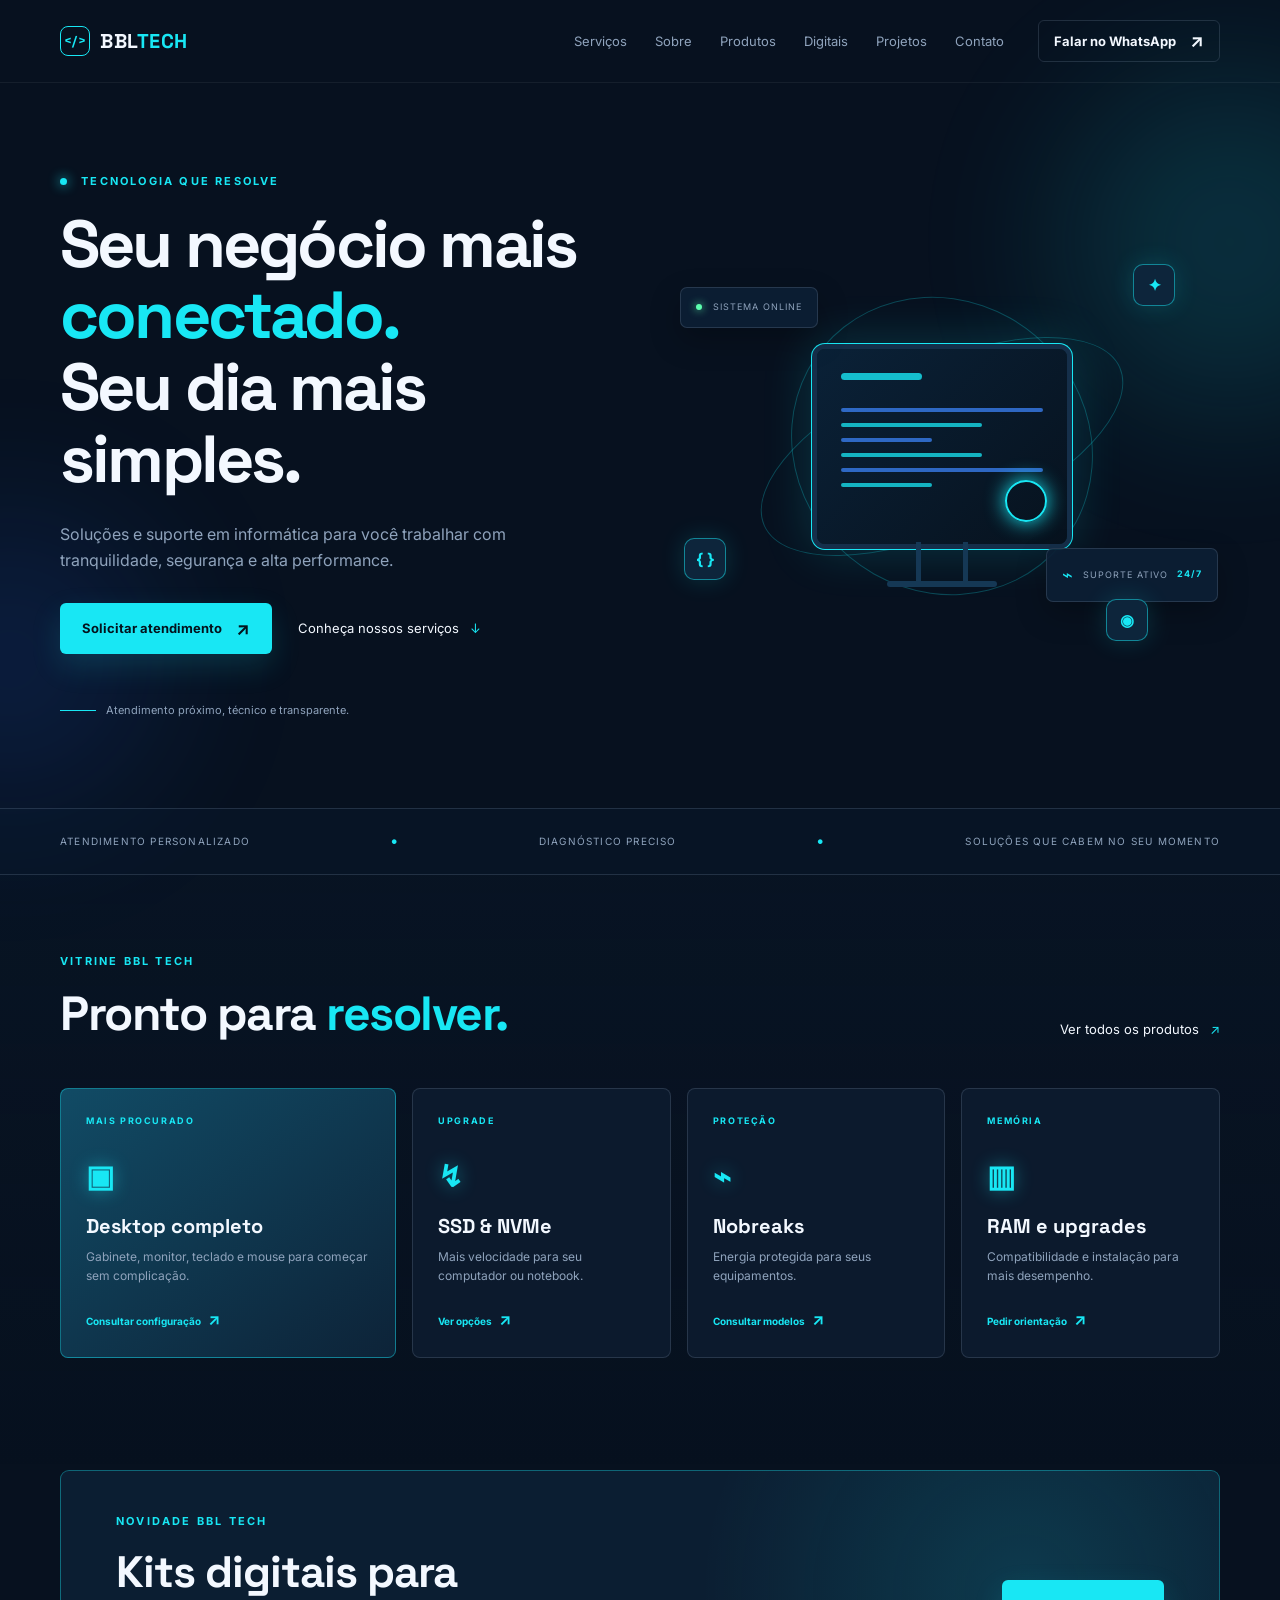
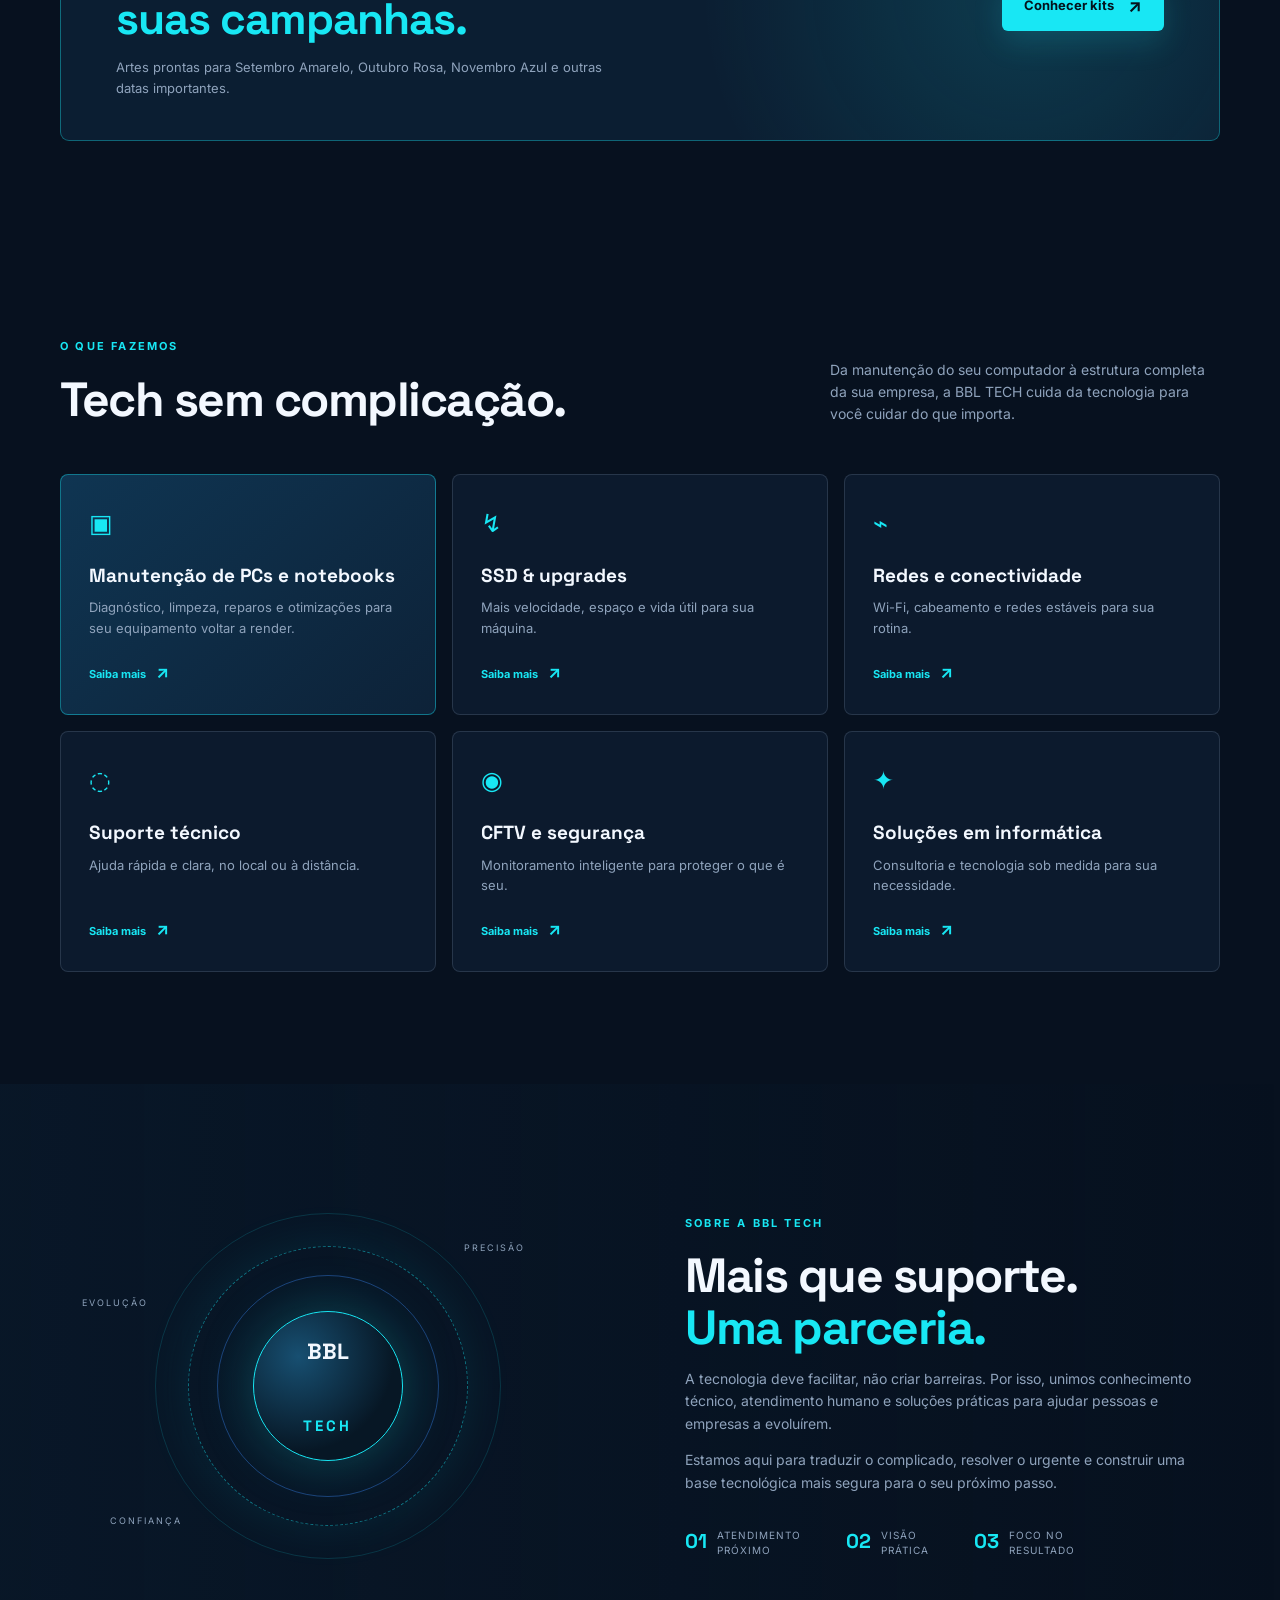
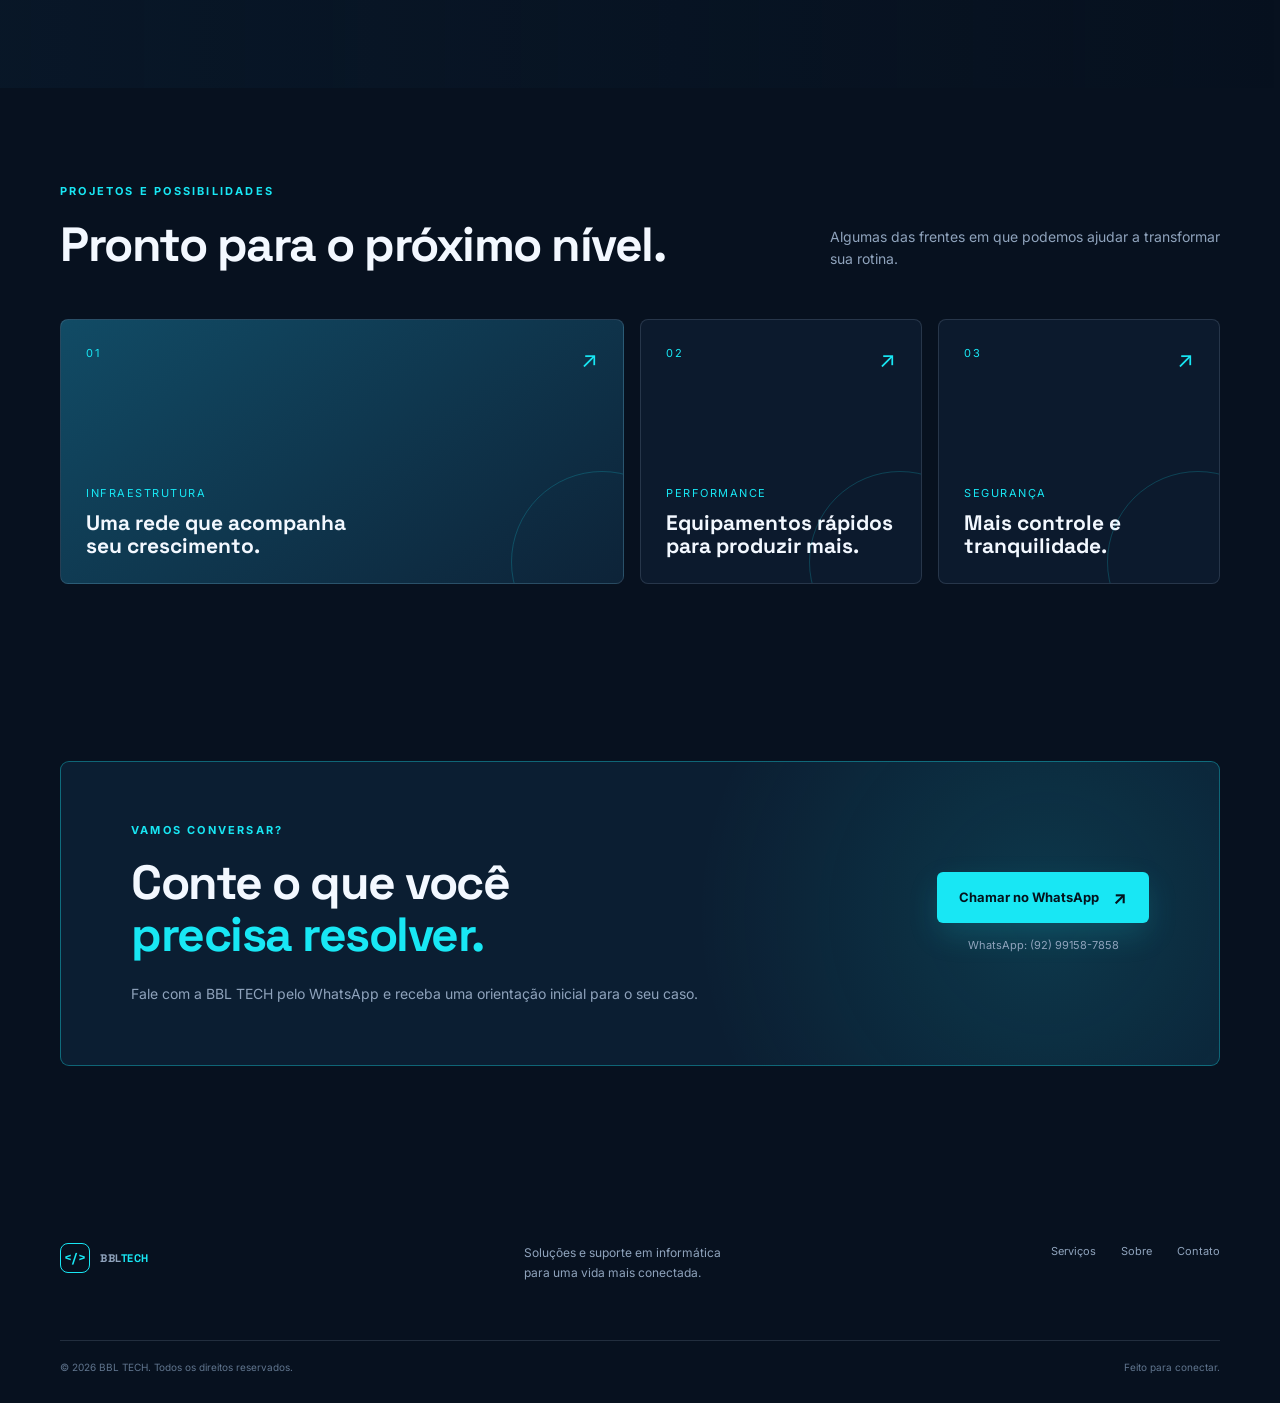
<file: index.html>
<!doctype html>
<html lang="pt-BR">
  <head>
    <meta charset="UTF-8" />
    <meta name="viewport" content="width=device-width, initial-scale=1.0" />
    <meta name="theme-color" content="#07111f" />
    <meta name="description" content="BBL TECH — soluções e suporte em informática para sua casa e sua empresa." />
    <title>BBL TECH | Soluções e Suporte em Informática</title>
    <link rel="preconnect" href="https://fonts.googleapis.com" />
    <link rel="preconnect" href="https://fonts.gstatic.com" crossorigin />
    <link href="https://fonts.googleapis.com/css2?family=Inter:wght@400;500;600;700;800&family=Space+Grotesk:wght@500;600;700&display=swap" rel="stylesheet" />
    <link rel="stylesheet" href="styles.css" />
  </head>
  <body>
    <div class="page-glow page-glow--one"></div>
    <div class="page-glow page-glow--two"></div>
    <header class="site-header" id="inicio">
      <div class="container nav-wrap">
        <a class="brand" href="#inicio" aria-label="BBL TECH início">
          <span class="brand-mark">&lt;/&gt;</span>
          <span>BBL<span class="brand-accent">TECH</span></span>
        </a>
        <button class="menu-toggle" type="button" aria-label="Abrir menu" aria-expanded="false">☰</button>
        <nav class="nav-links" aria-label="Navegação principal">
          <a href="servicos.html">Serviços</a>
          <a href="sobre.html">Sobre</a>
          <a href="produtos.html">Produtos</a>
          <a href="produtos-digitais.html">Digitais</a>
          <a href="projetos.html">Projetos</a>
          <a href="contato.html">Contato</a>
        </nav>
        <a class="button button--small button--outline nav-cta" href="https://wa.me/5592991587858?text=Olá%20BBL%20TECH!%20Gostaria%20de%20solicitar%20um%20atendimento." target="_blank" rel="noopener">Falar no WhatsApp <span>↗</span></a>
      </div>
    </header>

    <main>
      <section class="hero section-pad">
        <div class="container hero-grid">
          <div class="hero-copy">
            <p class="eyebrow"><span class="eyebrow-dot"></span> Tecnologia que resolve</p>
            <h1>Seu negócio mais <span>conectado.</span><br />Seu dia mais simples.</h1>
            <p class="hero-text">Soluções e suporte em informática para você trabalhar com tranquilidade, segurança e alta performance.</p>
            <div class="hero-actions">
              <a class="button button--primary" href="https://wa.me/5592991587858?text=Olá%20BBL%20TECH!%20Preciso%20de%20ajuda%20com%20informática." target="_blank" rel="noopener">Solicitar atendimento <span>↗</span></a>
              <a class="text-link" href="#servicos">Conheça nossos serviços <span>↓</span></a>
            </div>
            <div class="hero-trust"><span class="trust-line"></span><span>Atendimento próximo, técnico e transparente.</span></div>
          </div>
          <div class="hero-art" aria-label="Ilustração tecnológica com monitor e conexões" role="img">
            <div class="orbit orbit--one"></div><div class="orbit orbit--two"></div>
            <div class="tech-card tech-card--top"><span class="status-dot"></span> SISTEMA ONLINE</div>
            <div class="monitor"><div class="monitor-screen"><div class="screen-bar"></div><div class="screen-code"><i></i><i></i><i></i><i></i><i></i><i></i></div><div class="screen-pulse"></div></div><div class="monitor-stand"></div></div>
            <div class="tech-card tech-card--bottom"><span class="signal">⌁</span> SUPORTE ATIVO <strong>24/7</strong></div>
            <div class="floating-chip chip--one">✦</div><div class="floating-chip chip--two">{ }</div><div class="floating-chip chip--three">◉</div>
          </div>
        </div>
      </section>

      <section class="service-strip"><div class="container strip-grid"><span>Atendimento personalizado</span><span>•</span><span>Diagnóstico preciso</span><span>•</span><span>Soluções que cabem no seu momento</span></div></section>
      <section class="featured-section section-pad"><div class="container"><div class="section-heading"><div><p class="eyebrow">Vitrine BBL TECH</p><h2>Pronto para <span>resolver.</span></h2></div><a class="text-link" href="produtos.html">Ver todos os produtos <span>↗</span></a></div><div class="featured-grid"><a class="featured-card featured-card--main" href="produtos.html"><span class="featured-label">MAIS PROCURADO</span><div class="featured-icon">▣</div><h3>Desktop completo</h3><p>Gabinete, monitor, teclado e mouse para começar sem complicação.</p><strong>Consultar configuração <span>↗</span></strong></a><a class="featured-card" href="produtos.html"><span class="featured-label">UPGRADE</span><div class="featured-icon">↯</div><h3>SSD & NVMe</h3><p>Mais velocidade para seu computador ou notebook.</p><strong>Ver opções <span>↗</span></strong></a><a class="featured-card" href="produtos.html"><span class="featured-label">PROTEÇÃO</span><div class="featured-icon">⌁</div><h3>Nobreaks</h3><p>Energia protegida para seus equipamentos.</p><strong>Consultar modelos <span>↗</span></strong></a><a class="featured-card" href="produtos.html"><span class="featured-label">MEMÓRIA</span><div class="featured-icon">▥</div><h3>RAM e upgrades</h3><p>Compatibilidade e instalação para mais desempenho.</p><strong>Pedir orientação <span>↗</span></strong></a></div></div></section>
      <section class="digital-banner"><div class="container digital-banner-inner"><div><p class="eyebrow">Novidade BBL TECH</p><h2>Kits digitais para<br /><span>suas campanhas.</span></h2><p>Artes prontas para Setembro Amarelo, Outubro Rosa, Novembro Azul e outras datas importantes.</p></div><a class="button button--primary" href="produtos-digitais.html">Conhecer kits <span>↗</span></a></div></section>

      <section class="section-pad" id="servicos">
        <div class="container"><div class="section-heading"><div><p class="eyebrow">O que fazemos</p><h2>Tech sem complicação.</h2></div><p>Da manutenção do seu computador à estrutura completa da sua empresa, a BBL TECH cuida da tecnologia para você cuidar do que importa.</p></div>
          <div class="services-grid">
            <article class="service-card service-card--featured"><div class="icon">▣</div><h3>Manutenção de PCs e notebooks</h3><p>Diagnóstico, limpeza, reparos e otimizações para seu equipamento voltar a render.</p><a href="#contato">Saiba mais <span>↗</span></a></article>
            <article class="service-card"><div class="icon">↯</div><h3>SSD & upgrades</h3><p>Mais velocidade, espaço e vida útil para sua máquina.</p><a href="#contato">Saiba mais <span>↗</span></a></article>
            <article class="service-card"><div class="icon">⌁</div><h3>Redes e conectividade</h3><p>Wi-Fi, cabeamento e redes estáveis para sua rotina.</p><a href="#contato">Saiba mais <span>↗</span></a></article>
            <article class="service-card"><div class="icon">◌</div><h3>Suporte técnico</h3><p>Ajuda rápida e clara, no local ou à distância.</p><a href="#contato">Saiba mais <span>↗</span></a></article>
            <article class="service-card"><div class="icon">◉</div><h3>CFTV e segurança</h3><p>Monitoramento inteligente para proteger o que é seu.</p><a href="#contato">Saiba mais <span>↗</span></a></article>
            <article class="service-card"><div class="icon">✦</div><h3>Soluções em informática</h3><p>Consultoria e tecnologia sob medida para sua necessidade.</p><a href="#contato">Saiba mais <span>↗</span></a></article>
          </div>
        </div>
      </section>

      <section class="about-section section-pad" id="sobre"><div class="container about-grid"><div class="about-visual"><div class="about-ring"></div><div class="about-core">BBL<br /><span>TECH</span></div><div class="about-label about-label--one">PRECISÃO</div><div class="about-label about-label--two">CONFIANÇA</div><div class="about-label about-label--three">EVOLUÇÃO</div></div><div class="about-copy"><p class="eyebrow">Sobre a BBL TECH</p><h2>Mais que suporte.<br /><span>Uma parceria.</span></h2><p>A tecnologia deve facilitar, não criar barreiras. Por isso, unimos conhecimento técnico, atendimento humano e soluções práticas para ajudar pessoas e empresas a evoluírem.</p><p>Estamos aqui para traduzir o complicado, resolver o urgente e construir uma base tecnológica mais segura para o seu próximo passo.</p><div class="stats"><div><strong>01</strong><span>Atendimento<br />próximo</span></div><div><strong>02</strong><span>Visão<br />prática</span></div><div><strong>03</strong><span>Foco no<br />resultado</span></div></div></div></div></section>

      <section class="section-pad projects-section" id="projetos"><div class="container"><div class="section-heading"><div><p class="eyebrow">Projetos e possibilidades</p><h2>Pronto para o próximo nível.</h2></div><p>Algumas das frentes em que podemos ajudar a transformar sua rotina.</p></div><div class="projects-grid"><article class="project-card project-card--large"><div class="project-number">01</div><div><p>Infraestrutura</p><h3>Uma rede que acompanha seu crescimento.</h3></div><span class="project-arrow">↗</span></article><article class="project-card"><div class="project-number">02</div><div><p>Performance</p><h3>Equipamentos rápidos para produzir mais.</h3></div><span class="project-arrow">↗</span></article><article class="project-card"><div class="project-number">03</div><div><p>Segurança</p><h3>Mais controle e tranquilidade.</h3></div><span class="project-arrow">↗</span></article></div></div></section>

      <section class="contact-section section-pad" id="contato"><div class="container contact-box"><div><p class="eyebrow">Vamos conversar?</p><h2>Conte o que você<br /><span>precisa resolver.</span></h2><p>Fale com a BBL TECH pelo WhatsApp e receba uma orientação inicial para o seu caso.</p></div><div class="contact-action"><a class="button button--primary" href="https://wa.me/5592991587858?text=Olá%20BBL%20TECH!%20Gostaria%20de%20conversar%20sobre%20uma%20solução." target="_blank" rel="noopener">Chamar no WhatsApp <span>↗</span></a><small>WhatsApp: (92) 99158-7858</small></div></div></section>
    </main>
    <footer class="site-footer"><div class="container footer-main"><a class="brand" href="#inicio"><span class="brand-mark">&lt;/&gt;</span><span>BBL<span class="brand-accent">TECH</span></span></a><p>Soluções e suporte em informática<br />para uma vida mais conectada.</p><div class="footer-links"><a href="#servicos">Serviços</a><a href="#sobre">Sobre</a><a href="#contato">Contato</a></div></div><div class="container footer-bottom"><span>© <span id="year"></span> BBL TECH. Todos os direitos reservados.</span><span>Feito para conectar.</span></div></footer>
    <script src="script.js"></script>
  </body>
</html>
</file>
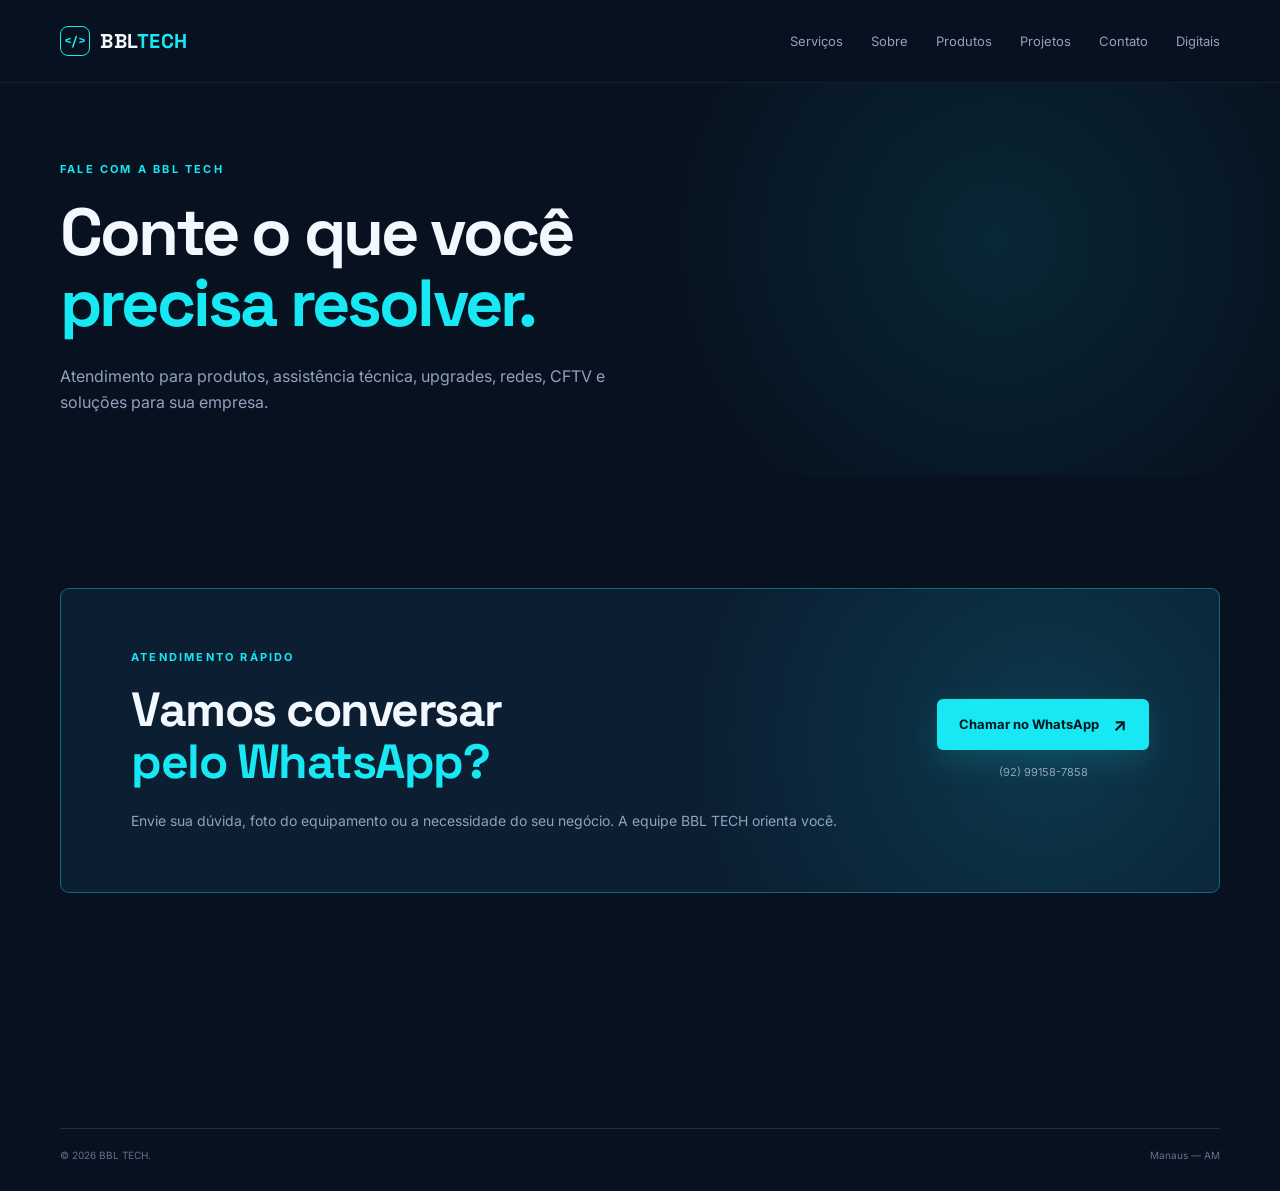
<file: contato.html>
<!doctype html><html lang="pt-BR"><head><meta charset="UTF-8"><meta name="viewport" content="width=device-width,initial-scale=1"><title>Contato | BBL TECH</title><link rel="preconnect" href="https://fonts.googleapis.com"><link rel="preconnect" href="https://fonts.gstatic.com" crossorigin><link href="https://fonts.googleapis.com/css2?family=Inter:wght@400;500;600;700;800&family=Space+Grotesk:wght@500;600;700&display=swap" rel="stylesheet"><link rel="stylesheet" href="styles.css"></head><body><header class="site-header"><div class="container nav-wrap"><a class="brand" href="index.html"><span class="brand-mark">&lt;/&gt;</span><span>BBL<span class="brand-accent">TECH</span></span></a><button class="menu-toggle">☰</button><nav class="nav-links"><a href="servicos.html">Serviços</a><a href="sobre.html">Sobre</a><a href="produtos.html">Produtos</a><a href="projetos.html">Projetos</a><a href="contato.html">Contato</a></nav></div></header><main><section class="products-hero"><div class="container"><p class="eyebrow">Fale com a BBL TECH</p><h1>Conte o que você<br><span>precisa resolver.</span></h1><p class="products-hero-text">Atendimento para produtos, assistência técnica, upgrades, redes, CFTV e soluções para sua empresa.</p></div></section><section class="section-pad"><div class="container contact-box"><div><p class="eyebrow">Atendimento rápido</p><h2>Vamos conversar<br><span>pelo WhatsApp?</span></h2><p>Envie sua dúvida, foto do equipamento ou a necessidade do seu negócio. A equipe BBL TECH orienta você.</p></div><div class="contact-action"><a class="button button--primary" href="https://wa.me/5592991587858?text=Olá%20BBL%20TECH!%20Gostaria%20de%20solicitar%20um%20atendimento." target="_blank">Chamar no WhatsApp <span>↗</span></a><small>(92) 99158-7858</small></div></div></section></main><footer class="site-footer"><div class="container footer-bottom"><span>© <span id="year"></span> BBL TECH.</span><span>Manaus — AM</span></div></footer><script src="script.js"></script></body></html>
</file>
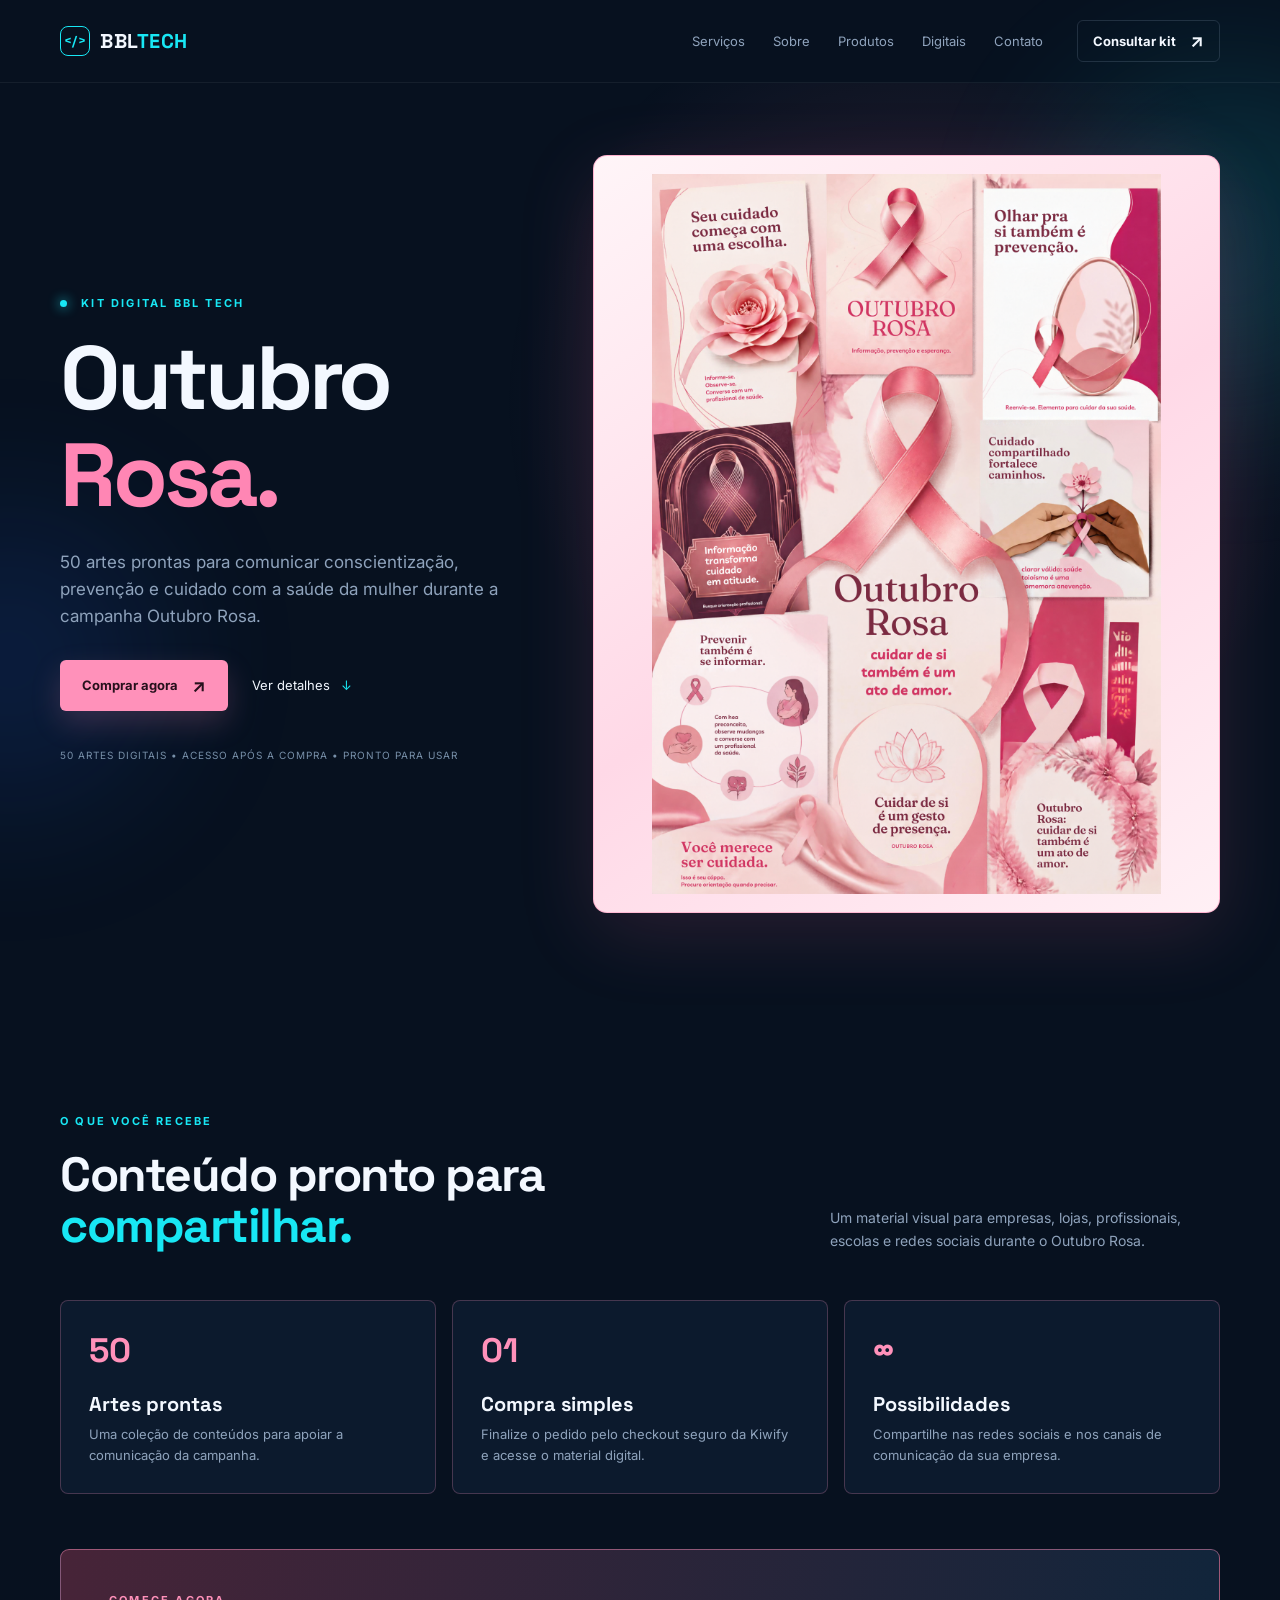
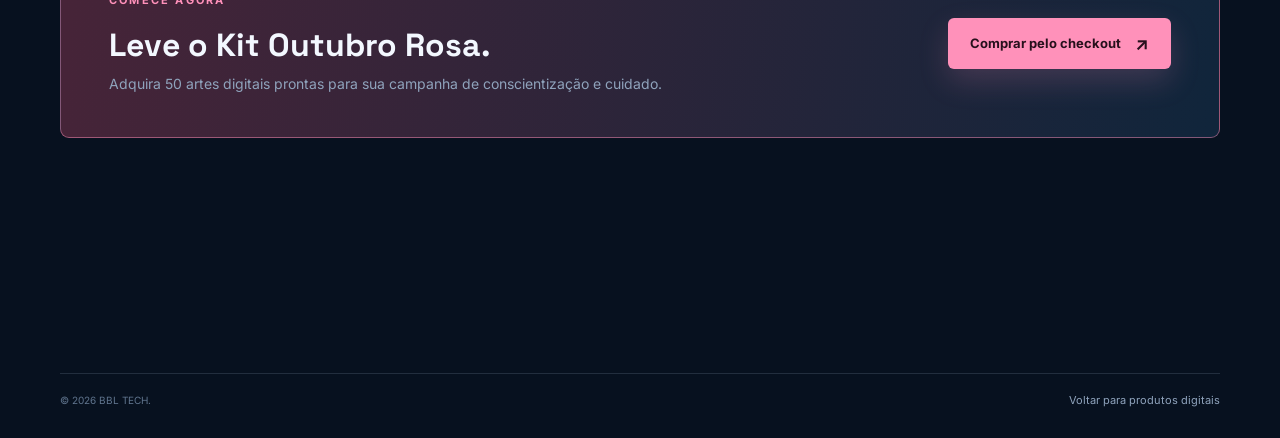
<file: kit-outubro-rosa.html>
<!doctype html>
<html lang="pt-BR">
  <head>
    <meta charset="UTF-8" />
    <meta name="viewport" content="width=device-width, initial-scale=1.0" />
    <meta name="description" content="Conheça o Kit Outubro Rosa da BBL TECH: materiais digitais para campanhas de conscientização e cuidado com a saúde da mulher." />
    <meta name="theme-color" content="#07111f" />
    <title>Kit Outubro Rosa | BBL TECH</title>
    <link rel="preconnect" href="https://fonts.googleapis.com" />
    <link rel="preconnect" href="https://fonts.gstatic.com" crossorigin />
    <link href="https://fonts.googleapis.com/css2?family=Inter:wght@400;500;600;700;800&family=Space+Grotesk:wght@500;600;700&display=swap" rel="stylesheet" />
    <link rel="stylesheet" href="styles.css" />
    <link rel="stylesheet" href="kit-outubro-rosa.css" />
  </head>
  <body>
    <div class="page-glow page-glow--one"></div><div class="page-glow page-glow--two"></div>
    <header class="site-header"><div class="container nav-wrap"><a class="brand" href="index.html"><span class="brand-mark">&lt;/&gt;</span><span>BBL<span class="brand-accent">TECH</span></span></a><button class="menu-toggle" type="button" aria-label="Abrir menu" aria-expanded="false">☰</button><nav class="nav-links" aria-label="Navegação principal"><a href="servicos.html">Serviços</a><a href="sobre.html">Sobre</a><a href="produtos.html">Produtos</a><a href="produtos-digitais.html">Digitais</a><a href="contato.html">Contato</a></nav><a class="button button--small button--outline nav-cta" href="https://wa.me/5592991587858?text=Olá%20BBL%20TECH!%20Tenho%20interesse%20no%20Kit%20Outubro%20Rosa." target="_blank" rel="noopener">Consultar kit <span>↗</span></a></div></header>
    <main>
      <section class="kit-hero kit-hero--pink"><div class="container kit-hero-grid"><div class="kit-hero-copy"><p class="eyebrow"><span class="eyebrow-dot"></span> Kit digital BBL TECH</p><h1>Outubro<br /><span>Rosa.</span></h1><p class="kit-lead">50 artes prontas para comunicar conscientização, prevenção e cuidado com a saúde da mulher durante a campanha Outubro Rosa.</p><div class="kit-hero-actions"><a class="button button--pink" href="https://pay.kiwify.com.br/Ezfstov" target="_blank" rel="noopener">Comprar agora <span>↗</span></a><a class="text-link" href="#detalhes">Ver detalhes <span>↓</span></a></div><p class="kit-note">50 artes digitais • Acesso após a compra • Pronto para usar</p></div><div class="pink-kit-preview"><img src="assets/campanha-outubro-rosa-50-artes-a4.png" alt="Prévia da campanha Outubro Rosa com artes digitais em formato A4" /></div></div></section>
      <section class="section-pad" id="detalhes"><div class="container"><div class="section-heading"><div><p class="eyebrow">O que você recebe</p><h2>Conteúdo pronto para<br /><span>compartilhar.</span></h2></div><p>Um material visual para empresas, lojas, profissionais, escolas e redes sociais durante o Outubro Rosa.</p></div><div class="kit-benefits kit-benefits--pink"><article><strong>50</strong><h3>Artes prontas</h3><p>Uma coleção de conteúdos para apoiar a comunicação da campanha.</p></article><article><strong>01</strong><h3>Compra simples</h3><p>Finalize o pedido pelo checkout seguro da Kiwify e acesse o material digital.</p></article><article><strong>∞</strong><h3>Possibilidades</h3><p>Compartilhe nas redes sociais e nos canais de comunicação da sua empresa.</p></article></div><div class="kit-buy-box kit-buy-box--pink"><div><p class="eyebrow">Comece agora</p><h2>Leve o Kit Outubro Rosa.</h2><p>Adquira 50 artes digitais prontas para sua campanha de conscientização e cuidado.</p></div><a class="button button--pink" href="https://pay.kiwify.com.br/Ezfstov" target="_blank" rel="noopener">Comprar pelo checkout <span>↗</span></a></div></div></section>
    </main>
    <footer class="site-footer"><div class="container footer-bottom"><span>© <span id="year"></span> BBL TECH.</span><a href="produtos-digitais.html#catalogo">Voltar para produtos digitais</a></div></footer>
    <script src="script.js"></script>
  </body>
</html>
</file>
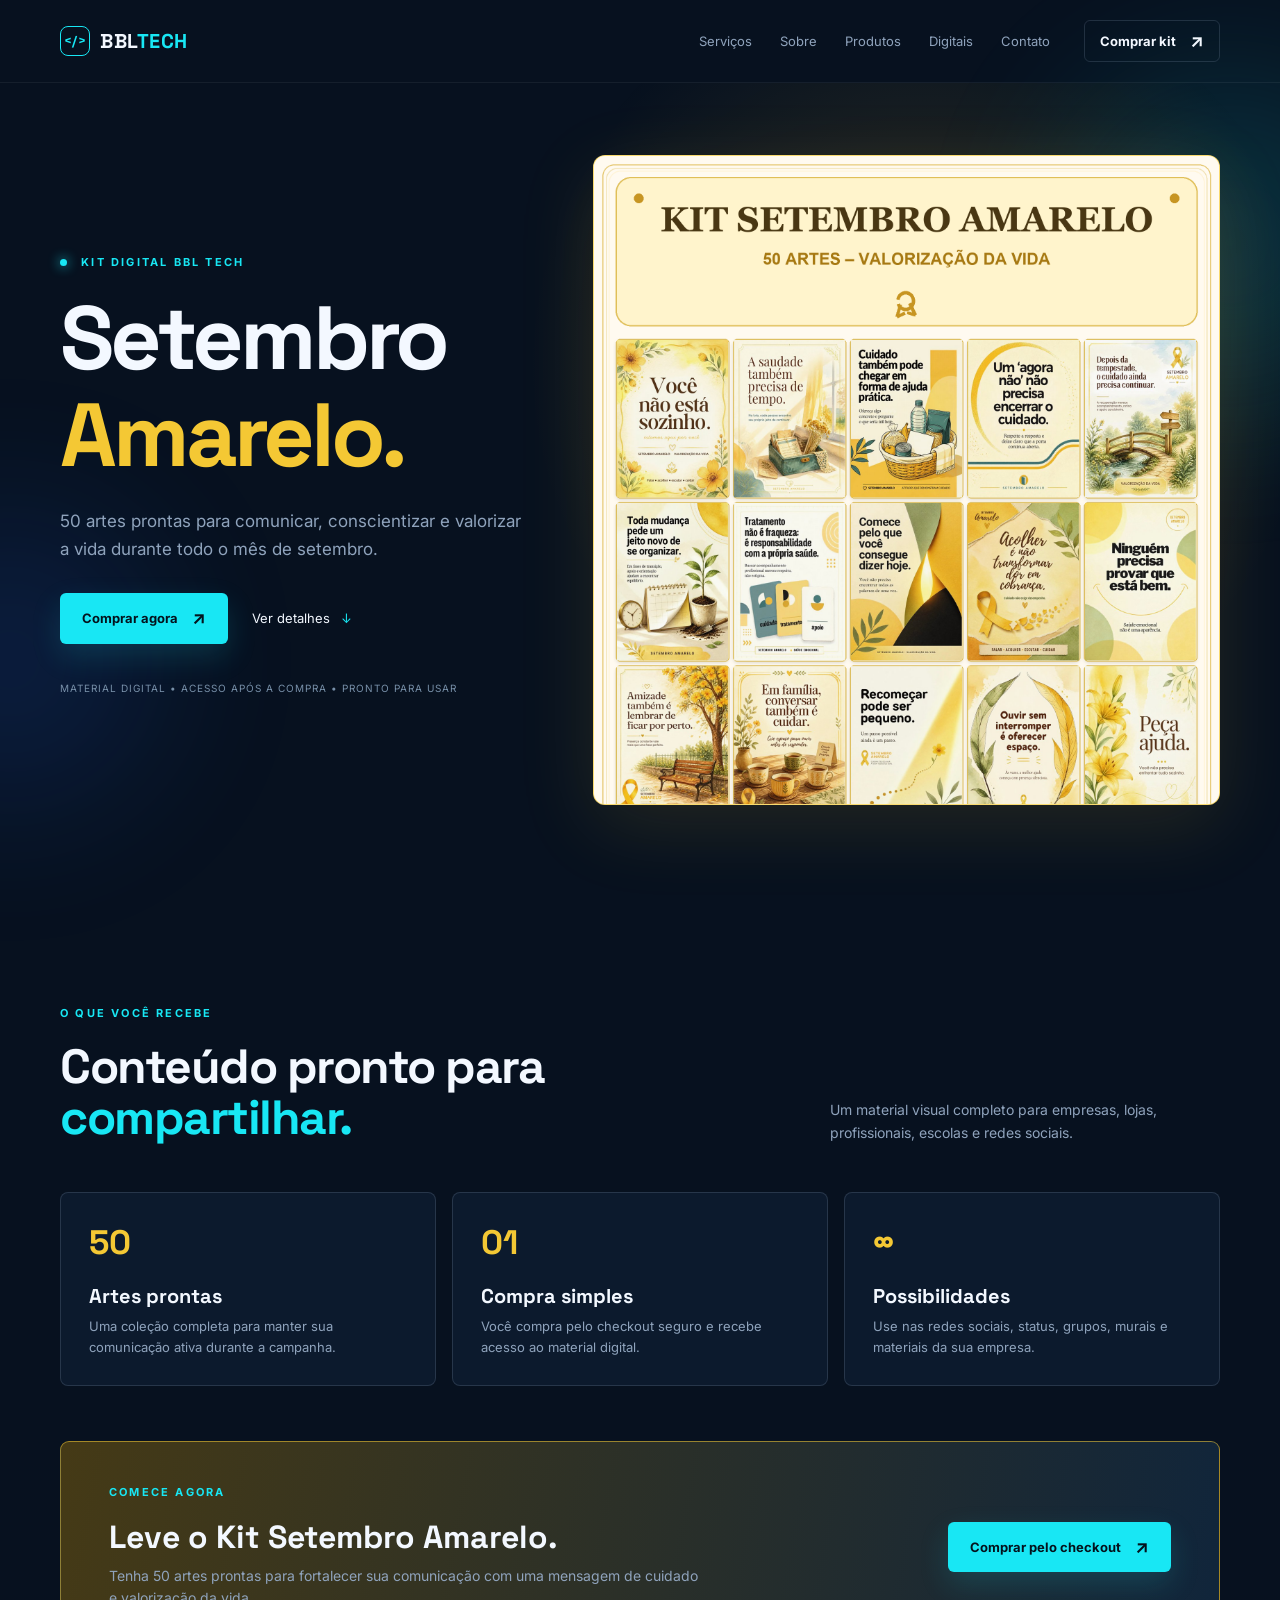
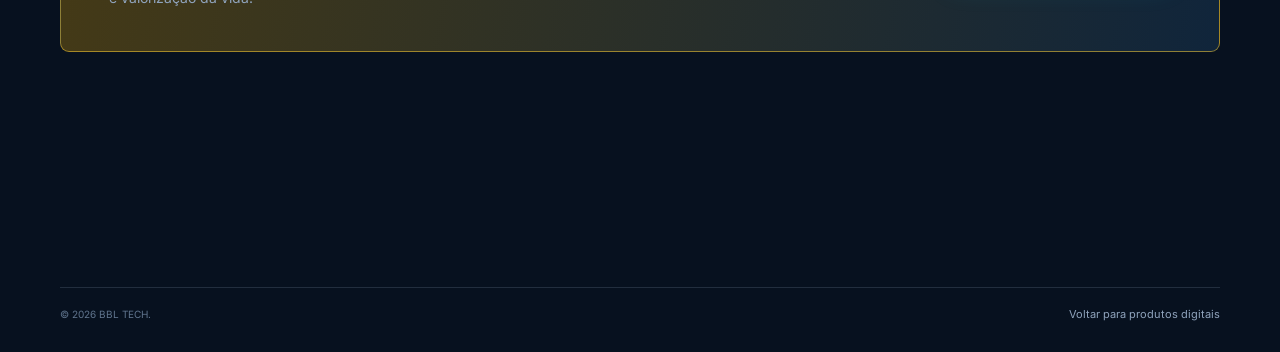
<file: kit-setembro-amarelo.html>
<!doctype html><html lang="pt-BR"><head><meta charset="UTF-8"><meta name="viewport" content="width=device-width,initial-scale=1"><meta name="description" content="Kit Setembro Amarelo BBL TECH: 50 artes digitais prontas para uso."><title>Kit Setembro Amarelo | BBL TECH</title><link rel="preconnect" href="https://fonts.googleapis.com"><link rel="preconnect" href="https://fonts.googleapis.com" crossorigin><link href="https://fonts.googleapis.com/css2?family=Inter:wght@400;500;600;700;800&family=Space+Grotesk:wght@500;600;700&display=swap" rel="stylesheet"><link rel="stylesheet" href="styles.css"></head><body><div class="page-glow page-glow--one"></div><div class="page-glow page-glow--two"></div><header class="site-header"><div class="container nav-wrap"><a class="brand" href="index.html"><span class="brand-mark">&lt;/&gt;</span><span>BBL<span class="brand-accent">TECH</span></span></a><button class="menu-toggle" type="button" aria-label="Abrir menu">☰</button><nav class="nav-links"><a href="servicos.html">Serviços</a><a href="sobre.html">Sobre</a><a href="produtos.html">Produtos</a><a href="produtos-digitais.html">Digitais</a><a href="contato.html">Contato</a></nav><a class="button button--small button--outline nav-cta" href="https://pay.kiwify.com.br/ey4EZjF" target="_blank" rel="noopener">Comprar kit <span>↗</span></a></div></header><main><section class="kit-hero"><div class="container kit-hero-grid"><div class="kit-hero-copy"><p class="eyebrow"><span class="eyebrow-dot"></span> Kit digital BBL TECH</p><h1>Setembro<br><span>Amarelo.</span></h1><p class="kit-lead">50 artes prontas para comunicar, conscientizar e valorizar a vida durante todo o mês de setembro.</p><div class="kit-hero-actions"><a class="button button--primary" href="https://pay.kiwify.com.br/ey4EZjF" target="_blank" rel="noopener">Comprar agora <span>↗</span></a><a class="text-link" href="#detalhes">Ver detalhes <span>↓</span></a></div><p class="kit-note">Material digital • Acesso após a compra • Pronto para usar</p></div><div class="kit-image-wrap"><img src="assets/kit-setembro-amarelo.png" alt="Prévia das 50 artes do Kit Setembro Amarelo"></div></div></section><section class="section-pad" id="detalhes"><div class="container"><div class="section-heading"><div><p class="eyebrow">O que você recebe</p><h2>Conteúdo pronto para<br><span>compartilhar.</span></h2></div><p>Um material visual completo para empresas, lojas, profissionais, escolas e redes sociais.</p></div><div class="kit-benefits"><article><strong>50</strong><h3>Artes prontas</h3><p>Uma coleção completa para manter sua comunicação ativa durante a campanha.</p></article><article><strong>01</strong><h3>Compra simples</h3><p>Você compra pelo checkout seguro e recebe acesso ao material digital.</p></article><article><strong>∞</strong><h3>Possibilidades</h3><p>Use nas redes sociais, status, grupos, murais e materiais da sua empresa.</p></article></div><div class="kit-buy-box"><div><p class="eyebrow">Comece agora</p><h2>Leve o Kit Setembro Amarelo.</h2><p>Tenha 50 artes prontas para fortalecer sua comunicação com uma mensagem de cuidado e valorização da vida.</p></div><a class="button button--primary" href="https://pay.kiwify.com.br/ey4EZjF" target="_blank" rel="noopener">Comprar pelo checkout <span>↗</span></a></div></div></section></main><footer class="site-footer"><div class="container footer-bottom"><span>© <span id="year"></span> BBL TECH.</span><a href="produtos-digitais.html">Voltar para produtos digitais</a></div></footer><script src="script.js"></script></body></html>
</file>
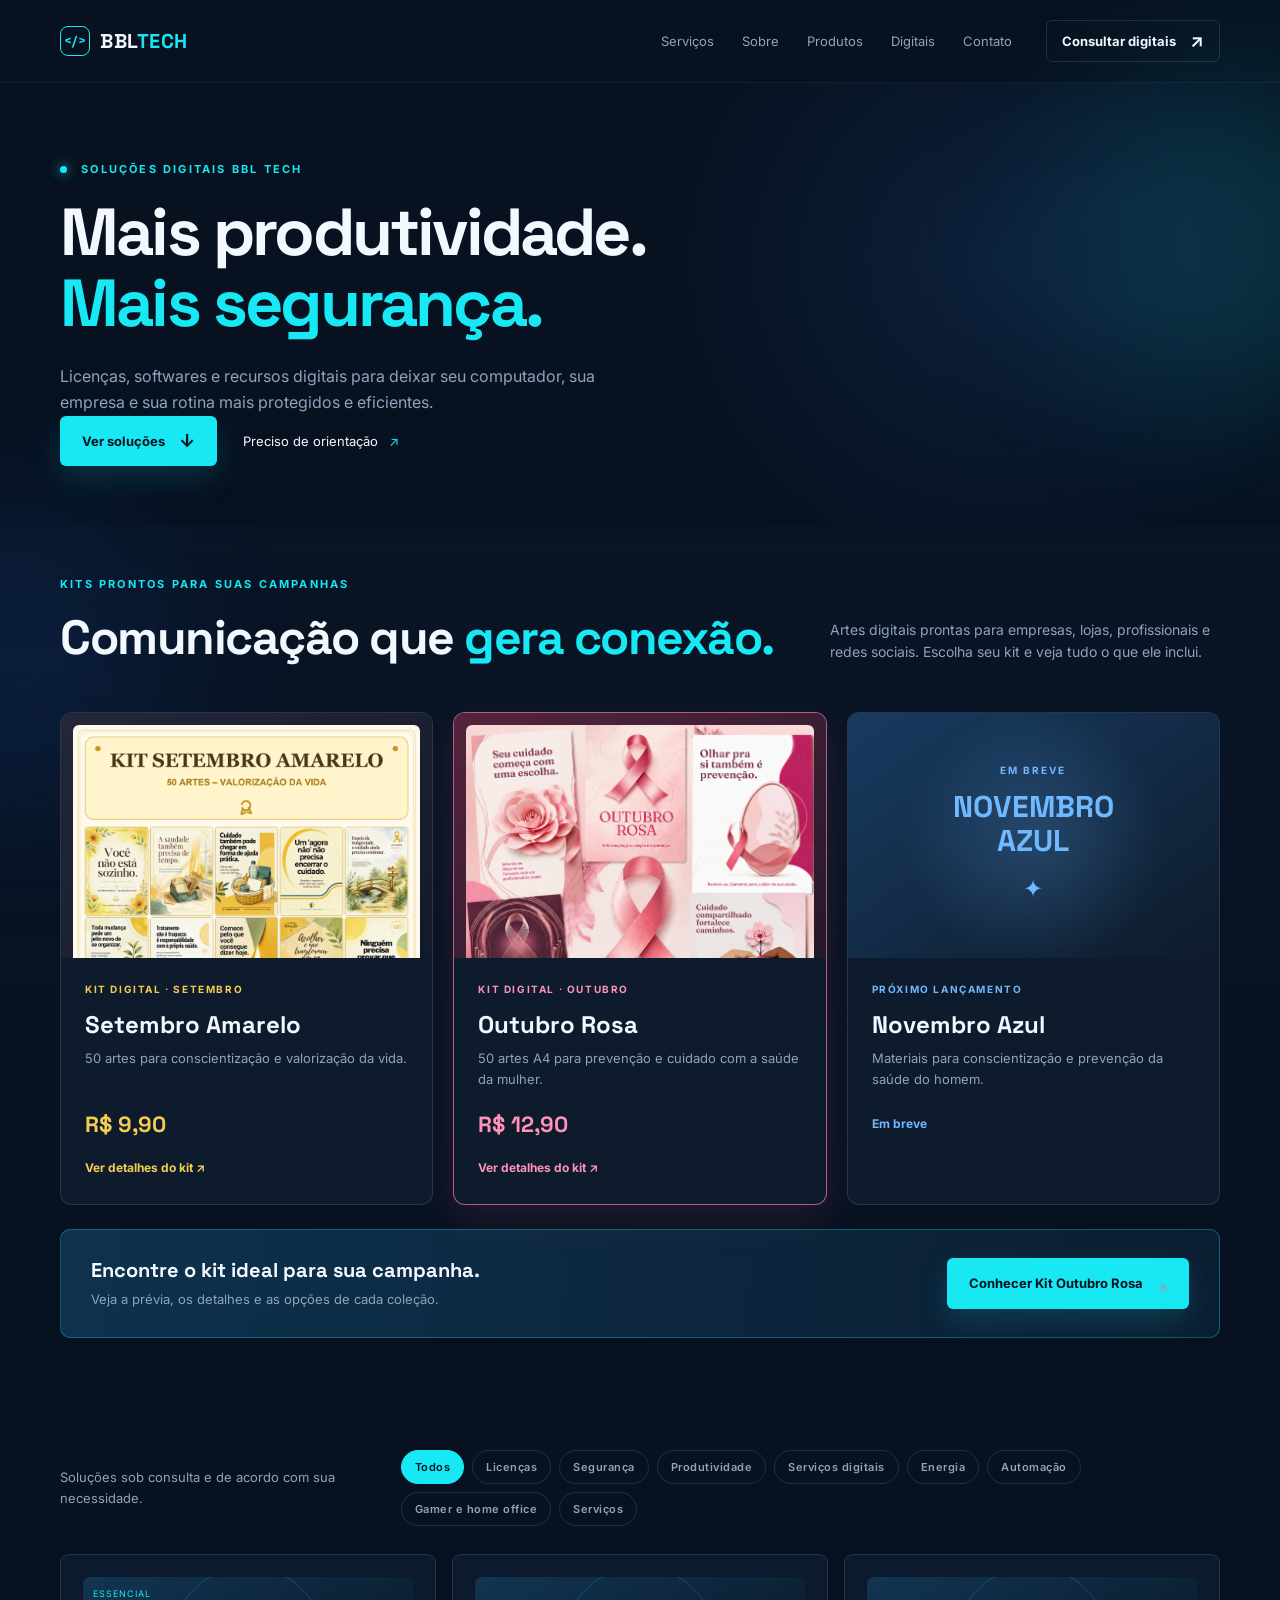
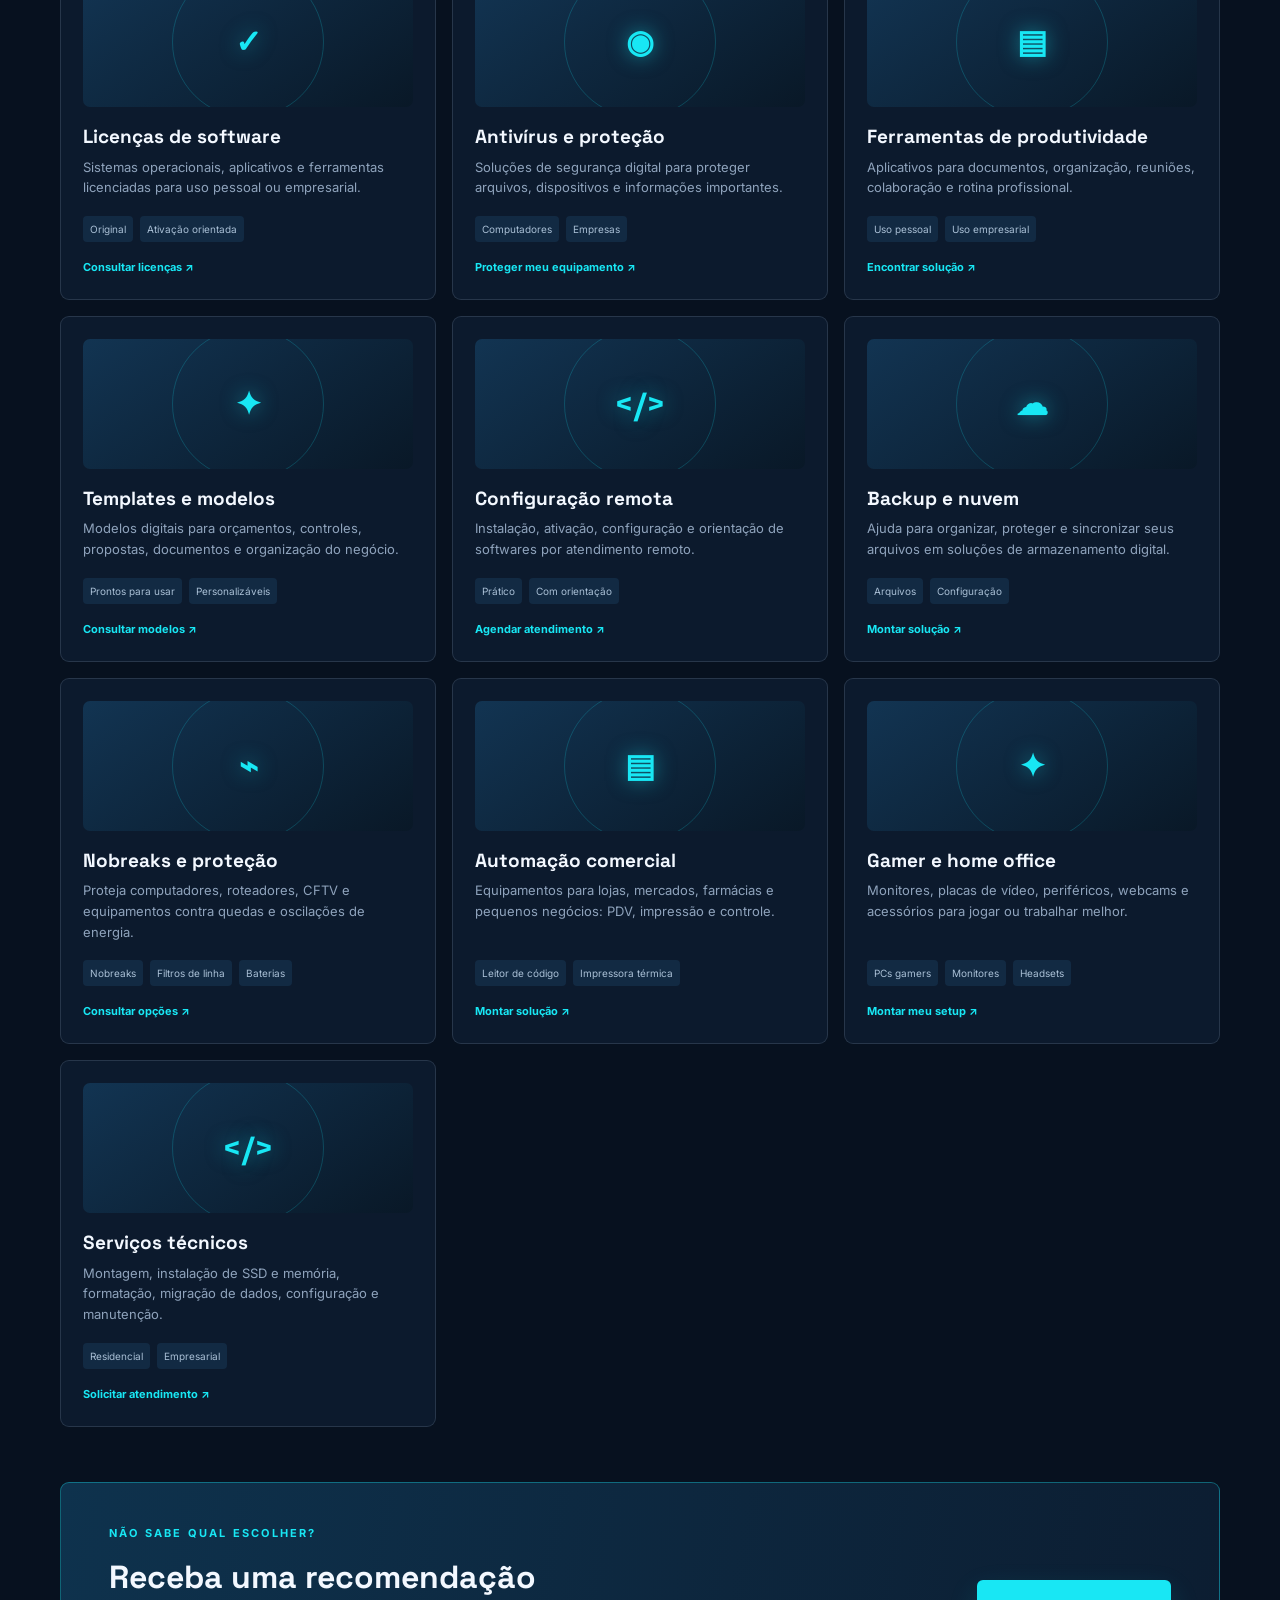
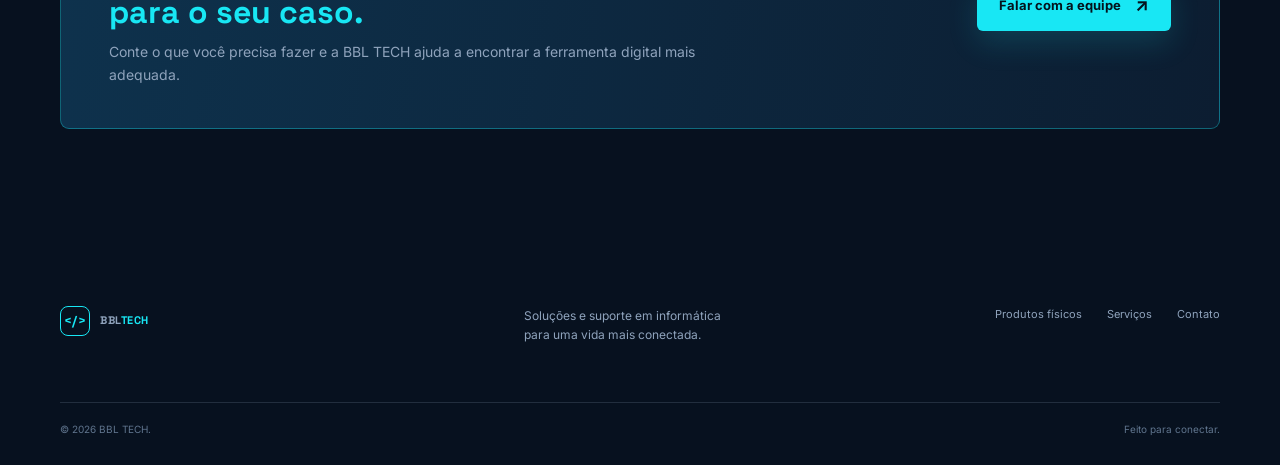
<file: produtos-digitais.html>
<!doctype html>
<html lang="pt-BR">
  <head>
    <meta charset="UTF-8" />
    <meta name="viewport" content="width=device-width, initial-scale=1.0" />
    <meta name="theme-color" content="#07111f" />
    <meta name="description" content="Produtos digitais BBL TECH: licenças, softwares, segurança e soluções digitais." />
    <title>Produtos Digitais | BBL TECH</title>
    <link rel="preconnect" href="https://fonts.googleapis.com" />
    <link rel="preconnect" href="https://fonts.googleapis.com" crossorigin />
    <link href="https://fonts.googleapis.com/css2?family=Inter:wght@400;500;600;700;800&family=Space+Grotesk:wght@500;600;700&display=swap" rel="stylesheet" />
    <link rel="stylesheet" href="styles.css" />
  </head>
  <body>
    <div class="page-glow page-glow--one"></div><div class="page-glow page-glow--two"></div>
    <header class="site-header"><div class="container nav-wrap"><a class="brand" href="index.html" aria-label="BBL TECH início"><span class="brand-mark">&lt;/&gt;</span><span>BBL<span class="brand-accent">TECH</span></span></a><button class="menu-toggle" type="button" aria-label="Abrir menu" aria-expanded="false">☰</button><nav class="nav-links" aria-label="Navegação principal"><a href="servicos.html">Serviços</a><a href="sobre.html">Sobre</a><a href="produtos.html">Produtos</a><a href="produtos-digitais.html">Digitais</a><a href="contato.html">Contato</a></nav><a class="button button--small button--outline nav-cta" href="https://wa.me/5592991587858?text=Olá%20BBL%20TECH!%20Quero%20consultar%20um%20produto%20digital." target="_blank" rel="noopener">Consultar digitais <span>↗</span></a></div></header>
    <main>
      <section class="products-hero digital-hero"><div class="container"><p class="eyebrow"><span class="eyebrow-dot"></span> Soluções digitais BBL TECH</p><h1>Mais produtividade.<br /><span>Mais segurança.</span></h1><p class="products-hero-text">Licenças, softwares e recursos digitais para deixar seu computador, sua empresa e sua rotina mais protegidos e eficientes.</p><div class="hero-actions"><a class="button button--primary" href="#catalogo">Ver soluções <span>↓</span></a><a class="text-link" href="contato.html">Preciso de orientação <span>↗</span></a></div></div></section>
      <section class="section-pad" id="catalogo" style="padding-top:32px"><div class="container"><div class="catalog-toolbar"><p>Soluções sob consulta e de acordo com sua necessidade.</p><div class="filter-list" role="group" aria-label="Filtrar produtos digitais"><button class="filter-btn is-active" data-digital-filter="todos">Todos</button><button class="filter-btn" data-digital-filter="licencas">Licenças</button><button class="filter-btn" data-digital-filter="seguranca">Segurança</button><button class="filter-btn" data-digital-filter="produtividade">Produtividade</button><button class="filter-btn" data-digital-filter="servicos">Serviços digitais</button></div></div>
        <div class="products-grid digital-grid">
          <article class="product-card digital-card" data-digital-category="licencas"><div class="product-visual"><span class="product-tag">Essencial</span><span class="product-symbol">✓</span></div><h3>Licenças de software</h3><p>Sistemas operacionais, aplicativos e ferramentas licenciadas para uso pessoal ou empresarial.</p><div class="product-meta"><span>Original</span><span>Ativação orientada</span></div><a class="product-cta" href="https://wa.me/5592991587858?text=Olá!%20Quero%20consultar%20licenças%20de%20software." target="_blank" rel="noopener">Consultar licenças ↗</a></article>
          <article class="product-card digital-card" data-digital-category="seguranca"><div class="product-visual"><span class="product-symbol">◉</span></div><h3>Antivírus e proteção</h3><p>Soluções de segurança digital para proteger arquivos, dispositivos e informações importantes.</p><div class="product-meta"><span>Computadores</span><span>Empresas</span></div><a class="product-cta" href="https://wa.me/5592991587858?text=Olá!%20Quero%20uma%20solução%20de%20antivírus%20e%20segurança." target="_blank" rel="noopener">Proteger meu equipamento ↗</a></article>
          <article class="product-card digital-card" data-digital-category="produtividade"><div class="product-visual"><span class="product-symbol">▤</span></div><h3>Ferramentas de produtividade</h3><p>Aplicativos para documentos, organização, reuniões, colaboração e rotina profissional.</p><div class="product-meta"><span>Uso pessoal</span><span>Uso empresarial</span></div><a class="product-cta" href="https://wa.me/5592991587858?text=Olá!%20Quero%20consultar%20ferramentas%20de%20produtividade." target="_blank" rel="noopener">Encontrar solução ↗</a></article>
          <article class="product-card digital-card" data-digital-category="produtividade"><div class="product-visual"><span class="product-symbol">✦</span></div><h3>Templates e modelos</h3><p>Modelos digitais para orçamentos, controles, propostas, documentos e organização do negócio.</p><div class="product-meta"><span>Prontos para usar</span><span>Personalizáveis</span></div><a class="product-cta" href="https://wa.me/5592991587858?text=Olá!%20Quero%20consultar%20templates%20e%20modelos%20digitais." target="_blank" rel="noopener">Consultar modelos ↗</a></article>
          <article class="product-card digital-card" data-digital-category="servicos"><div class="product-visual"><span class="product-symbol">&lt;/&gt;</span></div><h3>Configuração remota</h3><p>Instalação, ativação, configuração e orientação de softwares por atendimento remoto.</p><div class="product-meta"><span>Prático</span><span>Com orientação</span></div><a class="product-cta" href="https://wa.me/5592991587858?text=Olá!%20Quero%20agendar%20uma%20configuração%20remota." target="_blank" rel="noopener">Agendar atendimento ↗</a></article>
          <article class="product-card digital-card" data-digital-category="servicos"><div class="product-visual"><span class="product-symbol">☁</span></div><h3>Backup e nuvem</h3><p>Ajuda para organizar, proteger e sincronizar seus arquivos em soluções de armazenamento digital.</p><div class="product-meta"><span>Arquivos</span><span>Configuração</span></div><a class="product-cta" href="https://wa.me/5592991587858?text=Olá!%20Quero%20ajuda%20com%20backup%20e%20armazenamento%20em%20nuvem." target="_blank" rel="noopener">Montar solução ↗</a></article>
        </div>
        <div class="digital-callout"><div><p class="eyebrow">Não sabe qual escolher?</p><h2>Receba uma recomendação<br /><span>para o seu caso.</span></h2><p>Conte o que você precisa fazer e a BBL TECH ajuda a encontrar a ferramenta digital mais adequada.</p></div><a class="button button--primary" href="https://wa.me/5592991587858?text=Olá%20BBL%20TECH!%20Preciso%20de%20ajuda%20para%20escolher%20um%20produto%20digital." target="_blank" rel="noopener">Falar com a equipe <span>↗</span></a></div>
      </div></section>
    </main>
    <footer class="site-footer"><div class="container footer-main"><a class="brand" href="index.html"><span class="brand-mark">&lt;/&gt;</span><span>BBL<span class="brand-accent">TECH</span></span></a><p>Soluções e suporte em informática<br />para uma vida mais conectada.</p><div class="footer-links"><a href="produtos.html">Produtos físicos</a><a href="servicos.html">Serviços</a><a href="contato.html">Contato</a></div></div><div class="container footer-bottom"><span>© <span id="year"></span> BBL TECH.</span><span>Feito para conectar.</span></div></footer>
    <script src="script.js"></script><script>document.querySelectorAll('[data-digital-filter]').forEach((button) => button.addEventListener('click', () => { document.querySelectorAll('[data-digital-filter]').forEach((item) => item.classList.remove('is-active')); button.classList.add('is-active'); const filter = button.dataset.digitalFilter; document.querySelectorAll('.digital-card').forEach((card) => card.classList.toggle('is-hidden', filter !== 'todos' && card.dataset.digitalCategory !== filter)); }));</script>
  </body>
</html>
</file>
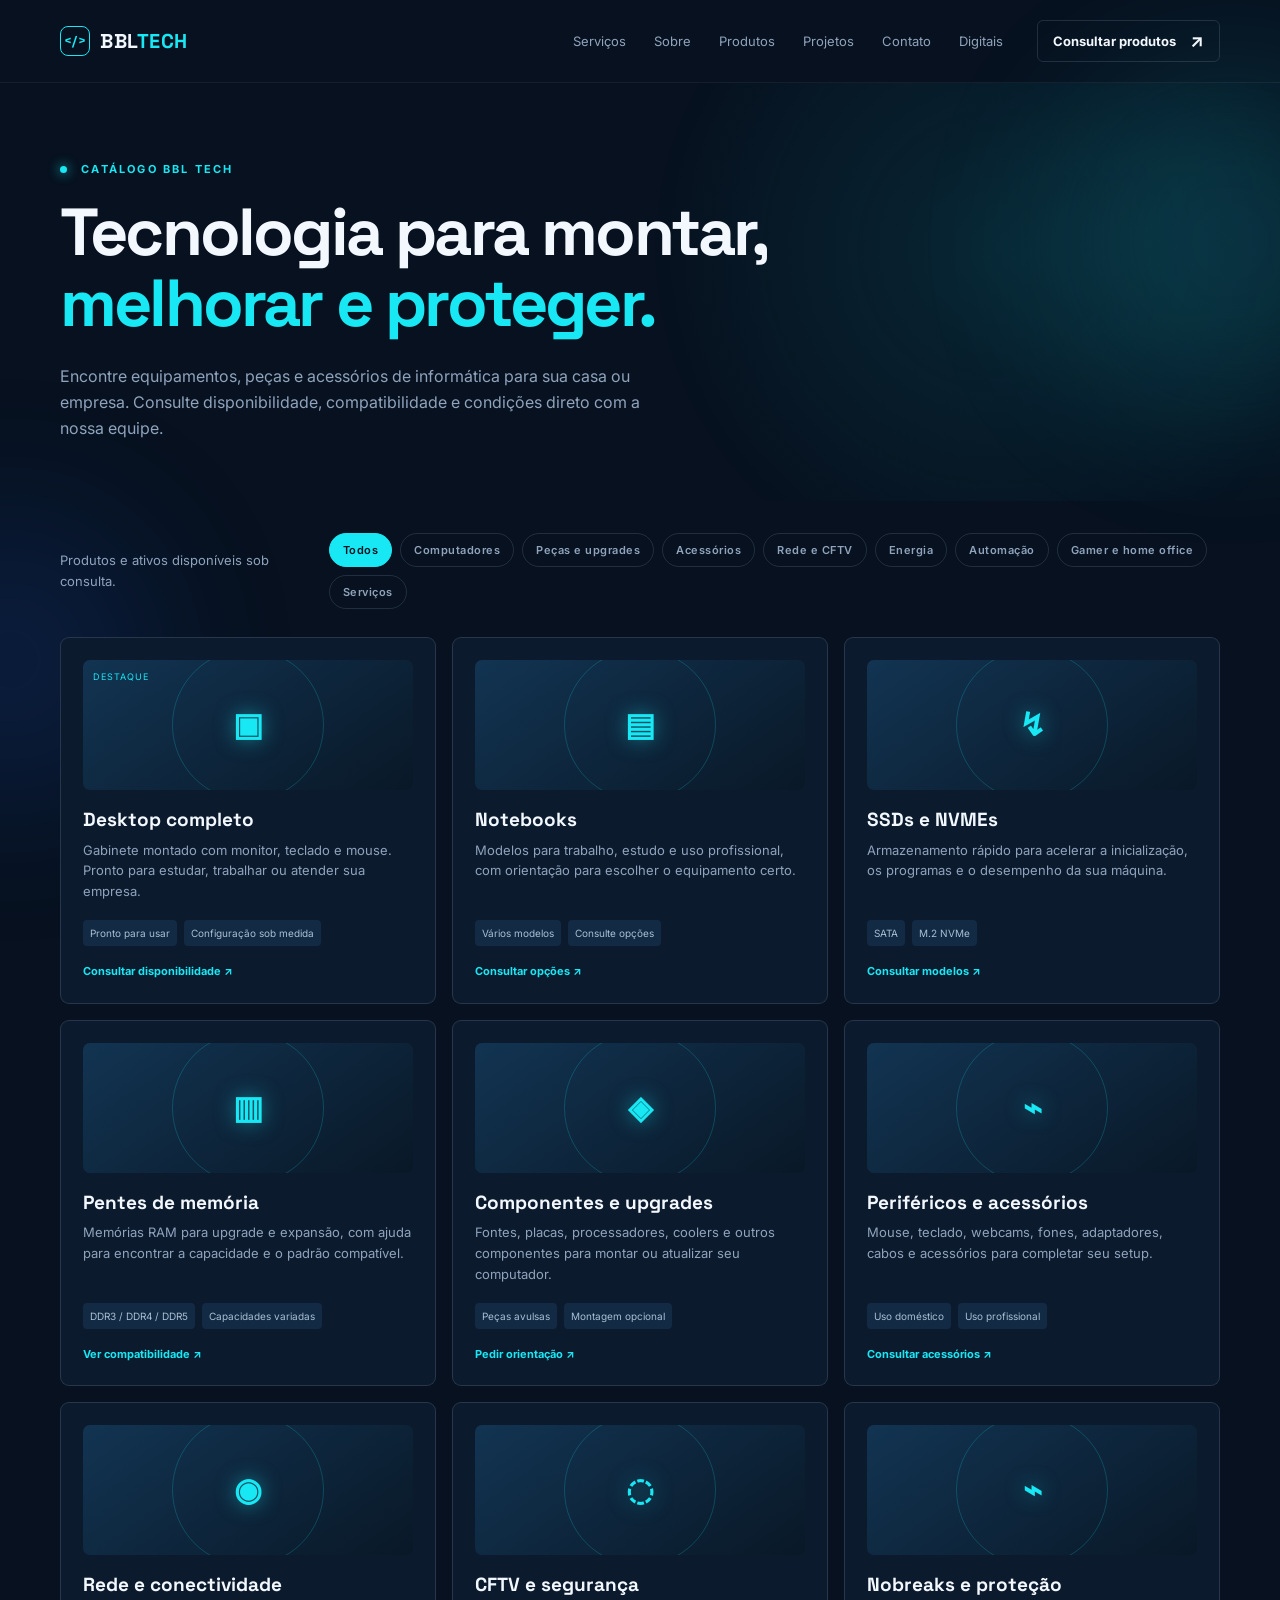
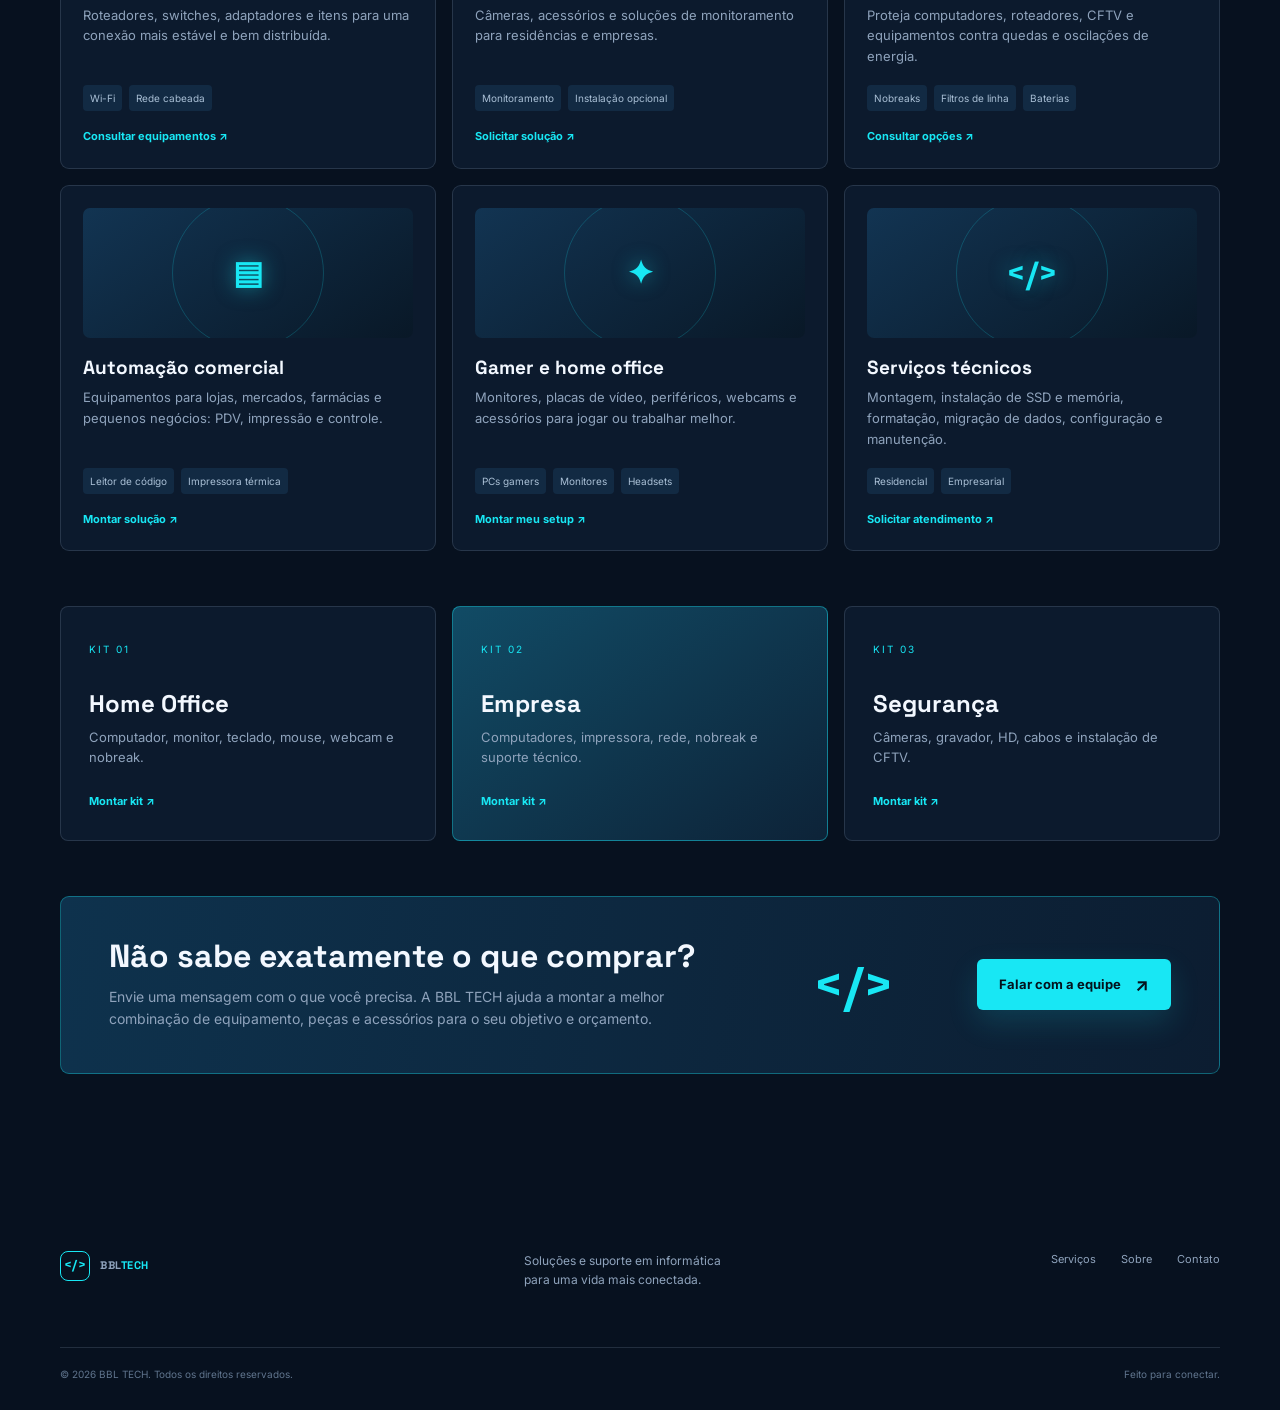
<file: produtos.html>
<!doctype html>
<html lang="pt-BR">
  <head>
    <meta charset="UTF-8" />
    <meta name="viewport" content="width=device-width, initial-scale=1.0" />
    <meta name="theme-color" content="#07111f" />
    <meta name="description" content="Produtos e ativos de informática BBL TECH: desktops, peças, upgrades, acessórios e equipamentos." />
    <title>Produtos | BBL TECH</title>
    <link rel="preconnect" href="https://fonts.googleapis.com" />
    <link rel="preconnect" href="https://fonts.gstatic.com" crossorigin />
    <link href="https://fonts.googleapis.com/css2?family=Inter:wght@400;500;600;700;800&family=Space+Grotesk:wght@500;600;700&display=swap" rel="stylesheet" />
    <link rel="stylesheet" href="styles.css" />
  </head>
  <body>
    <div class="page-glow page-glow--one"></div><div class="page-glow page-glow--two"></div>
    <header class="site-header"><div class="container nav-wrap"><a class="brand" href="index.html" aria-label="BBL TECH início"><span class="brand-mark">&lt;/&gt;</span><span>BBL<span class="brand-accent">TECH</span></span></a><button class="menu-toggle" type="button" aria-label="Abrir menu" aria-expanded="false">☰</button><nav class="nav-links" aria-label="Navegação principal"><a href="index.html#servicos">Serviços</a><a href="index.html#sobre">Sobre</a><a href="produtos.html">Produtos</a><a href="index.html#projetos">Projetos</a><a href="index.html#contato">Contato</a></nav><a class="button button--small button--outline nav-cta" href="https://wa.me/5592991587858?text=Olá%20BBL%20TECH!%20Quero%20consultar%20um%20produto." target="_blank" rel="noopener">Consultar produtos <span>↗</span></a></div></header>
    <main>
      <section class="products-hero"><div class="container"><p class="eyebrow"><span class="eyebrow-dot"></span> Catálogo BBL TECH</p><h1>Tecnologia para montar,<br /><span>melhorar e proteger.</span></h1><p class="products-hero-text">Encontre equipamentos, peças e acessórios de informática para sua casa ou empresa. Consulte disponibilidade, compatibilidade e condições direto com a nossa equipe.</p></div></section>
      <section class="section-pad" style="padding-top:32px"><div class="container"><div class="catalog-toolbar"><p>Produtos e ativos disponíveis sob consulta.</p><div class="filter-list" role="group" aria-label="Filtrar produtos"><button class="filter-btn is-active" data-filter="todos">Todos</button><button class="filter-btn" data-filter="computadores">Computadores</button><button class="filter-btn" data-filter="componentes">Peças e upgrades</button><button class="filter-btn" data-filter="acessorios">Acessórios</button><button class="filter-btn" data-filter="seguranca">Rede e CFTV</button></div></div>
        <div class="products-grid">
          <article class="product-card" data-category="computadores"><div class="product-visual"><span class="product-tag">Destaque</span><span class="product-symbol">▣</span></div><h3>Desktop completo</h3><p>Gabinete montado com monitor, teclado e mouse. Pronto para estudar, trabalhar ou atender sua empresa.</p><div class="product-meta"><span>Pronto para usar</span><span>Configuração sob medida</span></div><a class="product-cta" href="https://wa.me/5592991587858?text=Olá!%20Tenho%20interesse%20em%20um%20desktop%20completo." target="_blank" rel="noopener">Consultar disponibilidade ↗</a></article>
          <article class="product-card" data-category="computadores"><div class="product-visual"><span class="product-symbol">▤</span></div><h3>Notebooks</h3><p>Modelos para trabalho, estudo e uso profissional, com orientação para escolher o equipamento certo.</p><div class="product-meta"><span>Vários modelos</span><span>Consulte opções</span></div><a class="product-cta" href="https://wa.me/5592991587858?text=Olá!%20Quero%20consultar%20notebooks%20disponíveis." target="_blank" rel="noopener">Consultar opções ↗</a></article>
          <article class="product-card" data-category="componentes"><div class="product-visual"><span class="product-symbol">↯</span></div><h3>SSDs e NVMEs</h3><p>Armazenamento rápido para acelerar a inicialização, os programas e o desempenho da sua máquina.</p><div class="product-meta"><span>SATA</span><span>M.2 NVMe</span></div><a class="product-cta" href="https://wa.me/5592991587858?text=Olá!%20Quero%20consultar%20SSDs%20e%20NVMEs." target="_blank" rel="noopener">Consultar modelos ↗</a></article>
          <article class="product-card" data-category="componentes"><div class="product-visual"><span class="product-symbol">▥</span></div><h3>Pentes de memória</h3><p>Memórias RAM para upgrade e expansão, com ajuda para encontrar a capacidade e o padrão compatível.</p><div class="product-meta"><span>DDR3 / DDR4 / DDR5</span><span>Capacidades variadas</span></div><a class="product-cta" href="https://wa.me/5592991587858?text=Olá!%20Quero%20consultar%20memórias%20RAM." target="_blank" rel="noopener">Ver compatibilidade ↗</a></article>
          <article class="product-card" data-category="componentes"><div class="product-visual"><span class="product-symbol">◈</span></div><h3>Componentes e upgrades</h3><p>Fontes, placas, processadores, coolers e outros componentes para montar ou atualizar seu computador.</p><div class="product-meta"><span>Peças avulsas</span><span>Montagem opcional</span></div><a class="product-cta" href="https://wa.me/5592991587858?text=Olá!%20Preciso%20de%20uma%20peça%20para%20upgrade." target="_blank" rel="noopener">Pedir orientação ↗</a></article>
          <article class="product-card" data-category="acessorios"><div class="product-visual"><span class="product-symbol">⌁</span></div><h3>Periféricos e acessórios</h3><p>Mouse, teclado, webcams, fones, adaptadores, cabos e acessórios para completar seu setup.</p><div class="product-meta"><span>Uso doméstico</span><span>Uso profissional</span></div><a class="product-cta" href="https://wa.me/5592991587858?text=Olá!%20Quero%20consultar%20acessórios%20de%20informática." target="_blank" rel="noopener">Consultar acessórios ↗</a></article>
          <article class="product-card" data-category="seguranca"><div class="product-visual"><span class="product-symbol">◉</span></div><h3>Rede e conectividade</h3><p>Roteadores, switches, adaptadores e itens para uma conexão mais estável e bem distribuída.</p><div class="product-meta"><span>Wi-Fi</span><span>Rede cabeada</span></div><a class="product-cta" href="https://wa.me/5592991587858?text=Olá!%20Quero%20consultar%20equipamentos%20de%20rede." target="_blank" rel="noopener">Consultar equipamentos ↗</a></article>
          <article class="product-card" data-category="seguranca"><div class="product-visual"><span class="product-symbol">◌</span></div><h3>CFTV e segurança</h3><p>Câmeras, acessórios e soluções de monitoramento para residências e empresas.</p><div class="product-meta"><span>Monitoramento</span><span>Instalação opcional</span></div><a class="product-cta" href="https://wa.me/5592991587858?text=Olá!%20Quero%20consultar%20soluções%20de%20CFTV." target="_blank" rel="noopener">Solicitar solução ↗</a></article>
        </div>
        <div class="complete-kit"><div><h2>Não sabe exatamente o que comprar?</h2><p>Envie uma mensagem com o que você precisa. A BBL TECH ajuda a montar a melhor combinação de equipamento, peças e acessórios para o seu objetivo e orçamento.</p></div><div class="complete-kit-icon">&lt;/&gt;</div><a class="button button--primary" href="https://wa.me/5592991587858?text=Olá%20BBL%20TECH!%20Preciso%20de%20ajuda%20para%20montar%20uma%20solução." target="_blank" rel="noopener">Falar com a equipe <span>↗</span></a></div>
      </div></section>
    </main>
    <footer class="site-footer"><div class="container footer-main"><a class="brand" href="index.html"><span class="brand-mark">&lt;/&gt;</span><span>BBL<span class="brand-accent">TECH</span></span></a><p>Soluções e suporte em informática<br />para uma vida mais conectada.</p><div class="footer-links"><a href="index.html#servicos">Serviços</a><a href="index.html#sobre">Sobre</a><a href="index.html#contato">Contato</a></div></div><div class="container footer-bottom"><span>© <span id="year"></span> BBL TECH. Todos os direitos reservados.</span><span>Feito para conectar.</span></div></footer>
    <script src="script.js"></script><script>document.querySelectorAll('.filter-btn').forEach((button) => button.addEventListener('click', () => { document.querySelectorAll('.filter-btn').forEach((item) => item.classList.remove('is-active')); button.classList.add('is-active'); const filter = button.dataset.filter; document.querySelectorAll('.product-card').forEach((card) => card.classList.toggle('is-hidden', filter !== 'todos' && card.dataset.category !== filter)); }));</script>
  </body>
</html>
</file>
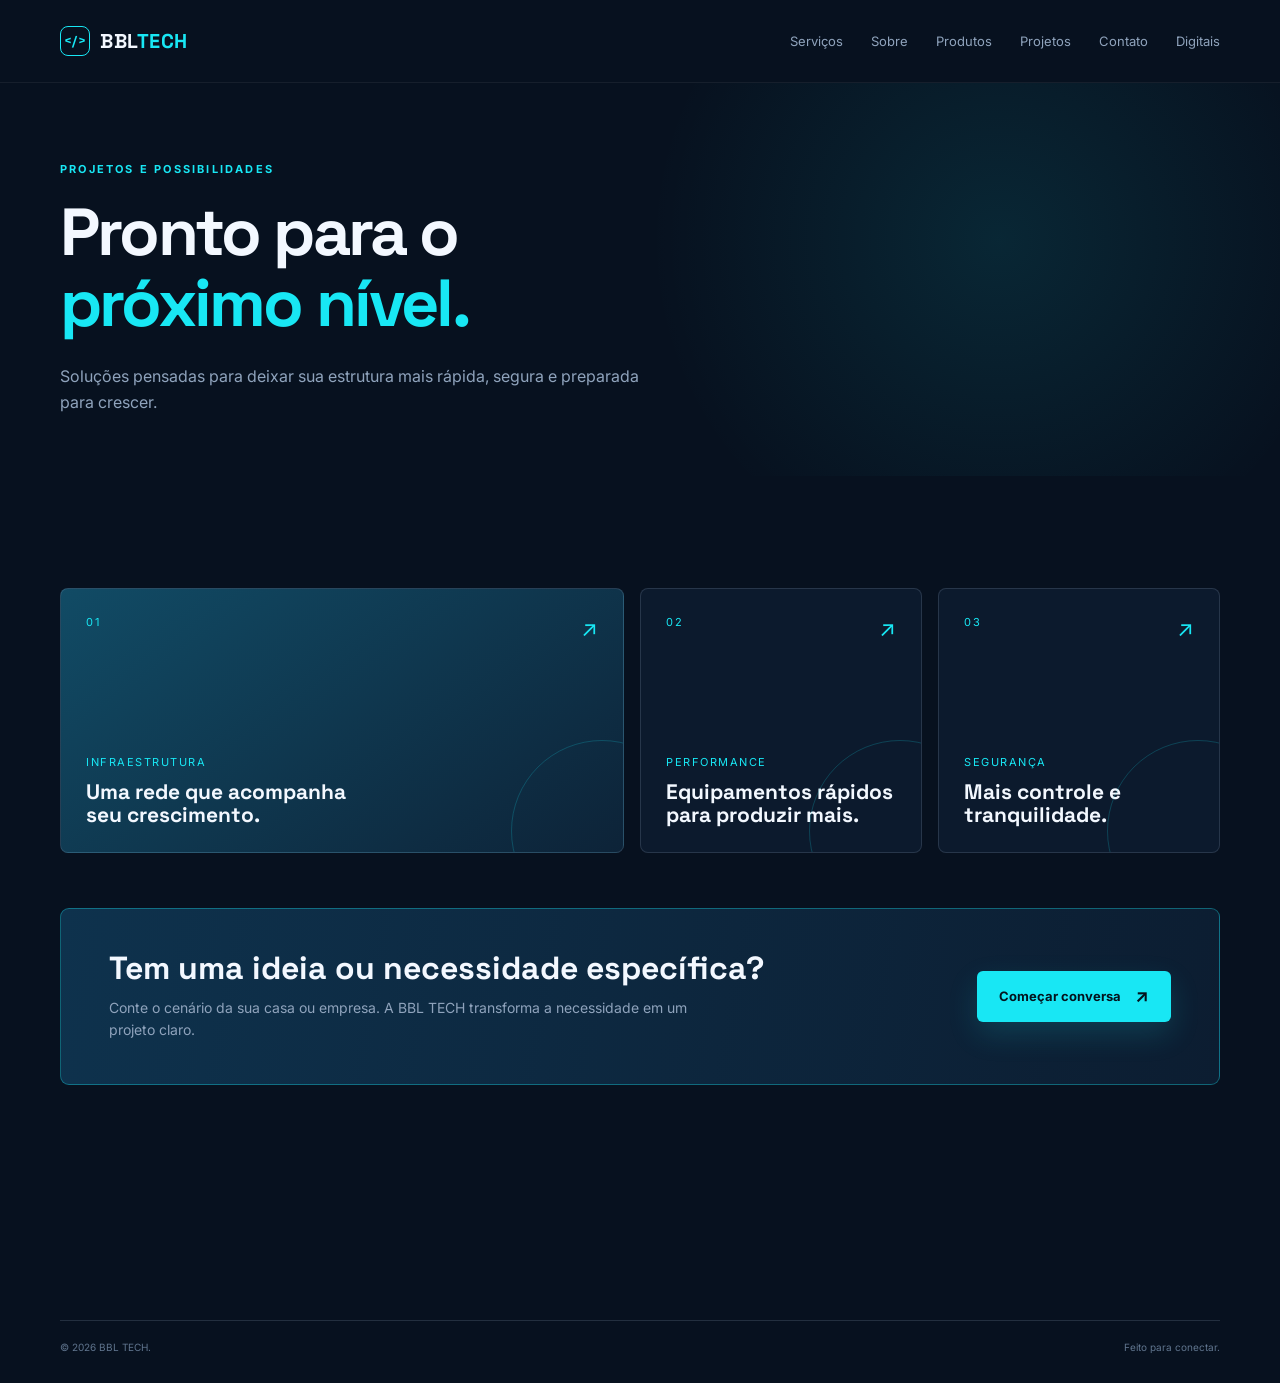
<file: projetos.html>
<!doctype html><html lang="pt-BR"><head><meta charset="UTF-8"><meta name="viewport" content="width=device-width,initial-scale=1"><title>Projetos | BBL TECH</title><link rel="preconnect" href="https://fonts.googleapis.com"><link rel="preconnect" href="https://fonts.gstatic.com" crossorigin><link href="https://fonts.googleapis.com/css2?family=Inter:wght@400;500;600;700;800&family=Space+Grotesk:wght@500;600;700&display=swap" rel="stylesheet"><link rel="stylesheet" href="styles.css"></head><body><header class="site-header"><div class="container nav-wrap"><a class="brand" href="index.html"><span class="brand-mark">&lt;/&gt;</span><span>BBL<span class="brand-accent">TECH</span></span></a><button class="menu-toggle">☰</button><nav class="nav-links"><a href="servicos.html">Serviços</a><a href="sobre.html">Sobre</a><a href="produtos.html">Produtos</a><a href="projetos.html">Projetos</a><a href="contato.html">Contato</a></nav></div></header><main><section class="products-hero"><div class="container"><p class="eyebrow">Projetos e possibilidades</p><h1>Pronto para o<br><span>próximo nível.</span></h1><p class="products-hero-text">Soluções pensadas para deixar sua estrutura mais rápida, segura e preparada para crescer.</p></div></section><section class="section-pad"><div class="container"><div class="projects-grid"><article class="project-card project-card--large"><div class="project-number">01</div><div><p>Infraestrutura</p><h3>Uma rede que acompanha seu crescimento.</h3></div><span class="project-arrow">↗</span></article><article class="project-card"><div class="project-number">02</div><div><p>Performance</p><h3>Equipamentos rápidos para produzir mais.</h3></div><span class="project-arrow">↗</span></article><article class="project-card"><div class="project-number">03</div><div><p>Segurança</p><h3>Mais controle e tranquilidade.</h3></div><span class="project-arrow">↗</span></article></div><div class="complete-kit"><div><h2>Tem uma ideia ou necessidade específica?</h2><p>Conte o cenário da sua casa ou empresa. A BBL TECH transforma a necessidade em um projeto claro.</p></div><a class="button button--primary" href="contato.html">Começar conversa <span>↗</span></a></div></div></section></main><footer class="site-footer"><div class="container footer-bottom"><span>© <span id="year"></span> BBL TECH.</span><span>Feito para conectar.</span></div></footer><script src="script.js"></script></body></html>
</file>
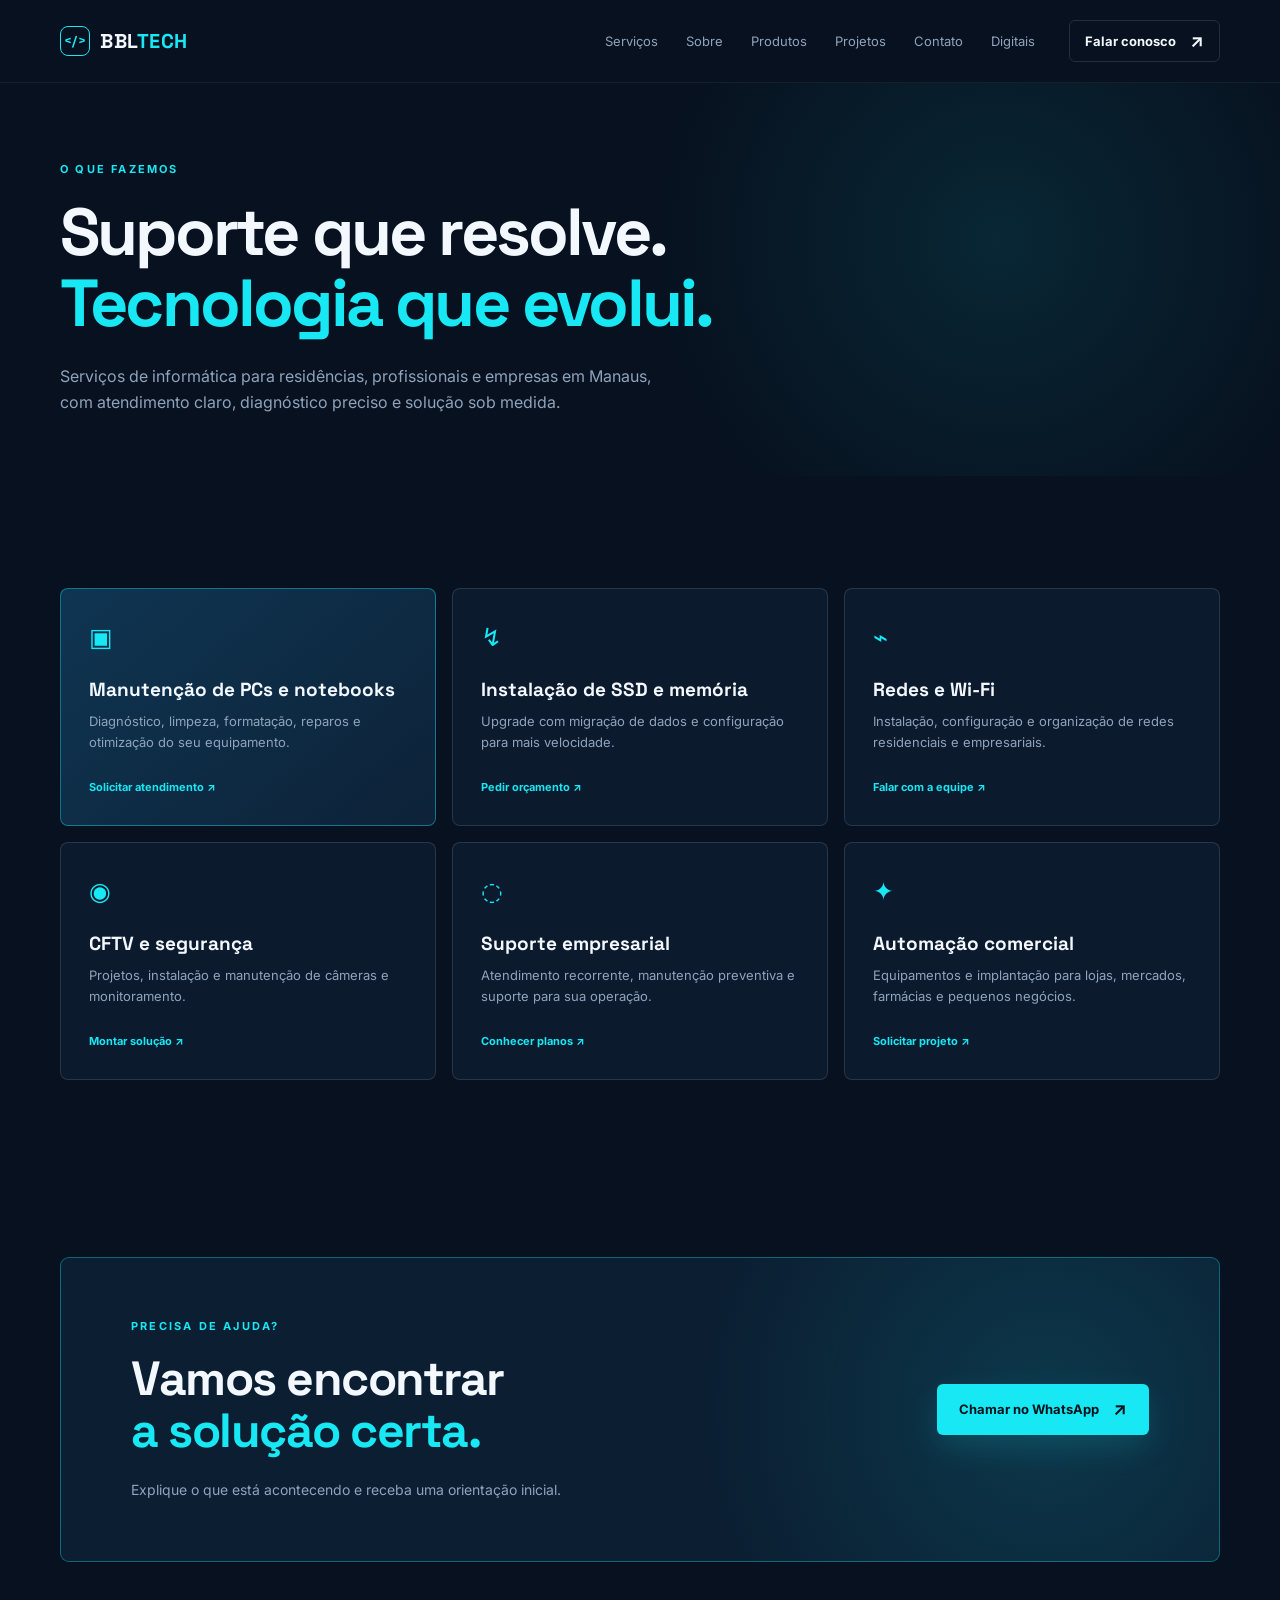
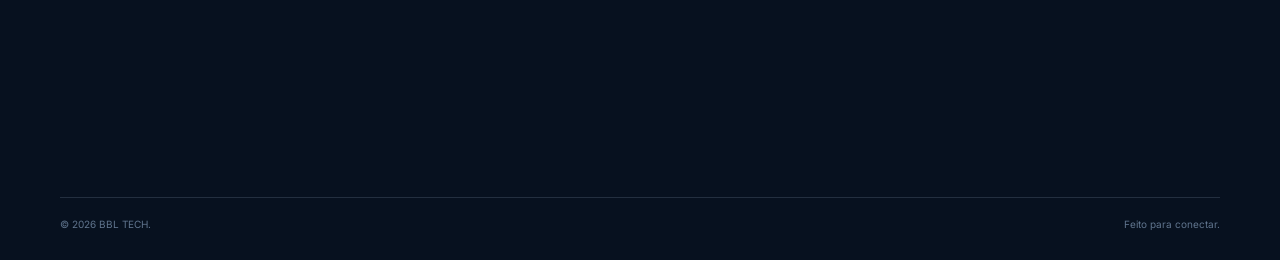
<file: servicos.html>
<!doctype html><html lang="pt-BR"><head><meta charset="UTF-8"><meta name="viewport" content="width=device-width,initial-scale=1"><meta name="description" content="Serviços de informática BBL TECH em Manaus."><title>Serviços | BBL TECH</title><link rel="preconnect" href="https://fonts.googleapis.com"><link rel="preconnect" href="https://fonts.gstatic.com" crossorigin><link href="https://fonts.googleapis.com/css2?family=Inter:wght@400;500;600;700;800&family=Space+Grotesk:wght@500;600;700&display=swap" rel="stylesheet"><link rel="stylesheet" href="styles.css"></head><body><header class="site-header"><div class="container nav-wrap"><a class="brand" href="index.html"><span class="brand-mark">&lt;/&gt;</span><span>BBL<span class="brand-accent">TECH</span></span></a><button class="menu-toggle">☰</button><nav class="nav-links"><a href="servicos.html">Serviços</a><a href="sobre.html">Sobre</a><a href="produtos.html">Produtos</a><a href="projetos.html">Projetos</a><a href="contato.html">Contato</a></nav><a class="button button--small button--outline nav-cta" href="contato.html">Falar conosco <span>↗</span></a></div></header><main><section class="products-hero"><div class="container"><p class="eyebrow">O que fazemos</p><h1>Suporte que resolve.<br><span>Tecnologia que evolui.</span></h1><p class="products-hero-text">Serviços de informática para residências, profissionais e empresas em Manaus, com atendimento claro, diagnóstico preciso e solução sob medida.</p></div></section><section class="section-pad"><div class="container"><div class="services-grid"><article class="service-card service-card--featured"><div class="icon">▣</div><h3>Manutenção de PCs e notebooks</h3><p>Diagnóstico, limpeza, formatação, reparos e otimização do seu equipamento.</p><a href="contato.html">Solicitar atendimento ↗</a></article><article class="service-card"><div class="icon">↯</div><h3>Instalação de SSD e memória</h3><p>Upgrade com migração de dados e configuração para mais velocidade.</p><a href="contato.html">Pedir orçamento ↗</a></article><article class="service-card"><div class="icon">⌁</div><h3>Redes e Wi-Fi</h3><p>Instalação, configuração e organização de redes residenciais e empresariais.</p><a href="contato.html">Falar com a equipe ↗</a></article><article class="service-card"><div class="icon">◉</div><h3>CFTV e segurança</h3><p>Projetos, instalação e manutenção de câmeras e monitoramento.</p><a href="contato.html">Montar solução ↗</a></article><article class="service-card"><div class="icon">◌</div><h3>Suporte empresarial</h3><p>Atendimento recorrente, manutenção preventiva e suporte para sua operação.</p><a href="contato.html">Conhecer planos ↗</a></article><article class="service-card"><div class="icon">✦</div><h3>Automação comercial</h3><p>Equipamentos e implantação para lojas, mercados, farmácias e pequenos negócios.</p><a href="contato.html">Solicitar projeto ↗</a></article></div></div></section><section class="contact-section section-pad"><div class="container contact-box"><div><p class="eyebrow">Precisa de ajuda?</p><h2>Vamos encontrar<br><span>a solução certa.</span></h2><p>Explique o que está acontecendo e receba uma orientação inicial.</p></div><a class="button button--primary" href="https://wa.me/5592991587858?text=Olá%20BBL%20TECH!%20Preciso%20de%20suporte%20em%20informática." target="_blank">Chamar no WhatsApp <span>↗</span></a></div></section></main><footer class="site-footer"><div class="container footer-bottom"><span>© <span id="year"></span> BBL TECH.</span><span>Feito para conectar.</span></div></footer><script src="script.js"></script></body></html>
</file>
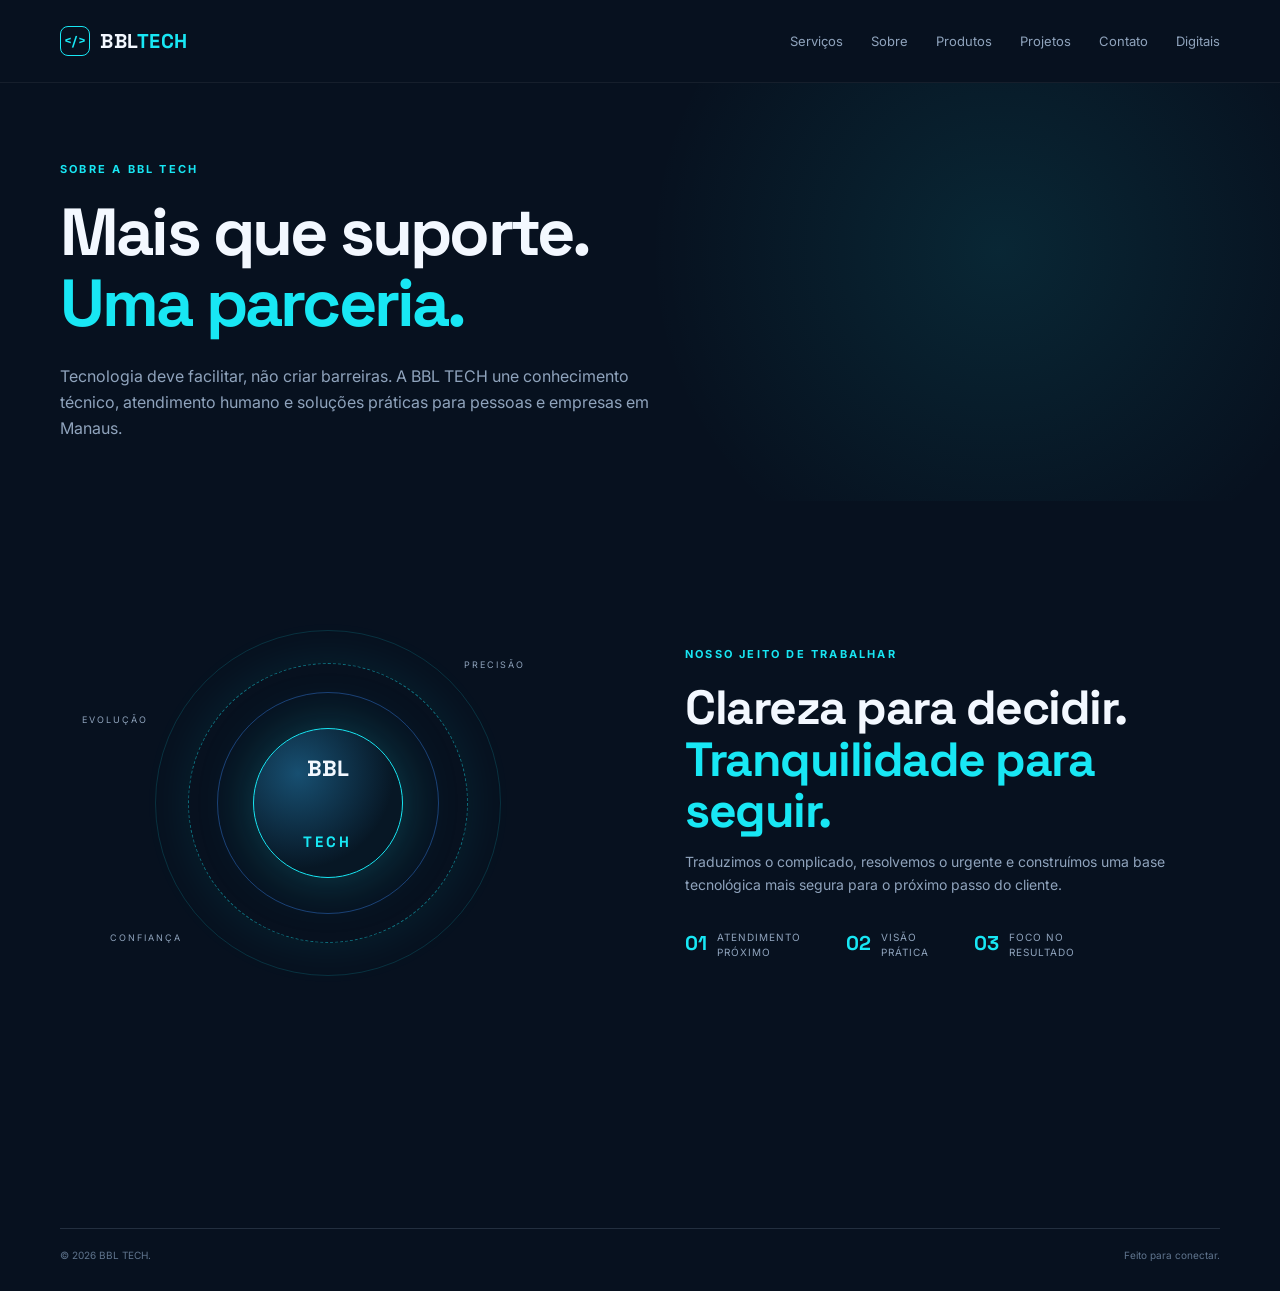
<file: sobre.html>
<!doctype html><html lang="pt-BR"><head><meta charset="UTF-8"><meta name="viewport" content="width=device-width,initial-scale=1"><title>Sobre | BBL TECH</title><link rel="preconnect" href="https://fonts.googleapis.com"><link rel="preconnect" href="https://fonts.gstatic.com" crossorigin><link href="https://fonts.googleapis.com/css2?family=Inter:wght@400;500;600;700;800&family=Space+Grotesk:wght@500;600;700&display=swap" rel="stylesheet"><link rel="stylesheet" href="styles.css"></head><body><header class="site-header"><div class="container nav-wrap"><a class="brand" href="index.html"><span class="brand-mark">&lt;/&gt;</span><span>BBL<span class="brand-accent">TECH</span></span></a><button class="menu-toggle">☰</button><nav class="nav-links"><a href="servicos.html">Serviços</a><a href="sobre.html">Sobre</a><a href="produtos.html">Produtos</a><a href="projetos.html">Projetos</a><a href="contato.html">Contato</a></nav></div></header><main><section class="products-hero"><div class="container"><p class="eyebrow">Sobre a BBL TECH</p><h1>Mais que suporte.<br><span>Uma parceria.</span></h1><p class="products-hero-text">Tecnologia deve facilitar, não criar barreiras. A BBL TECH une conhecimento técnico, atendimento humano e soluções práticas para pessoas e empresas em Manaus.</p></div></section><section class="section-pad"><div class="container about-grid"><div class="about-visual"><div class="about-ring"></div><div class="about-core">BBL<br><span>TECH</span></div><div class="about-label about-label--one">PRECISÃO</div><div class="about-label about-label--two">CONFIANÇA</div><div class="about-label about-label--three">EVOLUÇÃO</div></div><div class="about-copy"><p class="eyebrow">Nosso jeito de trabalhar</p><h2>Clareza para decidir.<br><span>Tranquilidade para seguir.</span></h2><p>Traduzimos o complicado, resolvemos o urgente e construímos uma base tecnológica mais segura para o próximo passo do cliente.</p><div class="stats"><div><strong>01</strong><span>Atendimento<br>próximo</span></div><div><strong>02</strong><span>Visão<br>prática</span></div><div><strong>03</strong><span>Foco no<br>resultado</span></div></div></div></div></section></main><footer class="site-footer"><div class="container footer-bottom"><span>© <span id="year"></span> BBL TECH.</span><span>Feito para conectar.</span></div></footer><script src="script.js"></script></body></html>
</file>
<file: styles.css>
:root{--bg:#07111f;--surface:#0c1a2d;--surface-2:#10243b;--cyan:#18e7f4;--blue:#3b82f6;--text:#f3f8ff;--muted:#8fa3bc;--line:rgba(143,163,188,.2);--container:1160px}*{box-sizing:border-box}html{scroll-behavior:smooth}body{margin:0;background:var(--bg);color:var(--text);font-family:Inter,Arial,sans-serif;line-height:1.6;overflow-x:hidden}.page-glow{position:fixed;border-radius:50%;filter:blur(80px);opacity:.14;pointer-events:none;z-index:-1}.page-glow--one{width:340px;height:340px;background:var(--cyan);top:8%;right:-120px}.page-glow--two{width:300px;height:300px;background:#246bff;bottom:10%;left:-140px}.container{width:min(calc(100% - 48px),var(--container));margin:auto}.site-header{position:relative;z-index:5;border-bottom:1px solid rgba(255,255,255,.06)}.nav-wrap{min-height:82px;display:flex;align-items:center;gap:34px}.brand{display:flex;align-items:center;gap:10px;color:var(--text);font-family:'Space Grotesk',sans-serif;font-size:20px;font-weight:700;letter-spacing:.5px;text-decoration:none}.brand-mark{display:grid;place-items:center;color:var(--cyan);font-size:13px;border:1px solid var(--cyan);width:30px;height:30px;border-radius:8px}.brand-accent{color:var(--cyan)}.nav-links{display:flex;gap:28px;margin-left:auto}.nav-links a,.footer-links a{color:var(--muted);text-decoration:none;font-size:13px;transition:.2s}.nav-links a:hover,.footer-links a:hover{color:var(--cyan)}.button{display:inline-flex;align-items:center;justify-content:center;gap:14px;border-radius:6px;padding:15px 22px;text-decoration:none;font-size:13px;font-weight:700;transition:transform .2s,background .2s}.button:hover{transform:translateY(-2px)}.button span{font-size:18px;line-height:0}.button--small{padding:10px 15px}.button--primary{background:var(--cyan);color:#04131d;box-shadow:0 12px 30px rgba(24,231,244,.15)}.button--primary:hover{background:#7af6fc}.button--outline{border:1px solid var(--line);color:var(--text)}.button--outline:hover{border-color:var(--cyan);color:var(--cyan)}.menu-toggle{display:none;background:none;border:0;color:var(--text);font-size:24px}.section-pad{padding:112px 0}.hero{padding-top:90px;padding-bottom:88px}.hero-grid{display:grid;grid-template-columns:1fr 1fr;align-items:center;gap:48px}.eyebrow{margin:0 0 18px;color:var(--cyan);font-size:11px;font-weight:700;letter-spacing:2.2px;text-transform:uppercase}.eyebrow-dot{display:inline-block;width:7px;height:7px;background:var(--cyan);border-radius:50%;margin-right:9px;box-shadow:0 0 12px var(--cyan)}h1,h2,h3{font-family:'Space Grotesk',sans-serif;line-height:1.08;margin:0}h1{font-size:clamp(42px,5.2vw,70px);letter-spacing:-2.8px;max-width:650px}h1 span,h2 span{color:var(--cyan)}.hero-text{color:var(--muted);font-size:16px;max-width:480px;margin:26px 0 30px}.hero-actions{display:flex;align-items:center;gap:26px}.text-link{color:var(--text);font-size:13px;text-decoration:none}.text-link span{color:var(--cyan);margin-left:7px}.hero-trust{display:flex;align-items:center;gap:10px;color:var(--muted);font-size:11px;margin-top:48px}.trust-line{height:1px;width:36px;background:var(--cyan)}.hero-art{position:relative;height:420px;display:grid;place-items:center}.orbit{position:absolute;border:1px solid rgba(24,231,244,.25);border-radius:50%;transform:rotate(-24deg)}.orbit--one{width:390px;height:165px}.orbit--two{width:310px;height:290px;transform:rotate(40deg)}.monitor{position:relative;z-index:2;width:260px;height:205px;border:5px solid #152f4a;border-radius:13px;background:#061321;box-shadow:0 0 0 1px var(--cyan),0 0 50px rgba(24,231,244,.18),inset 0 0 35px rgba(24,231,244,.1)}.monitor-screen{height:100%;padding:24px;background:linear-gradient(135deg,#0a2137,#07121e);border-radius:8px;position:relative;overflow:hidden}.screen-bar{height:7px;width:40%;background:var(--cyan);border-radius:10px;opacity:.8}.screen-code{display:grid;gap:11px;margin-top:28px}.screen-code i{display:block;height:4px;background:#3b82f6;border-radius:5px;opacity:.75}.screen-code i:nth-child(2n){width:70%;background:var(--cyan)}.screen-code i:nth-child(3n){width:45%}.screen-pulse{position:absolute;bottom:22px;right:20px;width:42px;height:42px;border:2px solid var(--cyan);border-radius:50%;box-shadow:0 0 20px var(--cyan)}.monitor-stand{position:absolute;bottom:-43px;left:50%;width:52px;height:45px;border-left:5px solid #153855;border-right:5px solid #153855;transform:translateX(-50%)}.monitor-stand:after{content:'';position:absolute;bottom:0;left:50%;width:110px;height:6px;background:#153855;border-radius:10px;transform:translateX(-50%)}.tech-card{position:absolute;z-index:3;background:rgba(13,31,53,.92);border:1px solid var(--line);border-radius:7px;color:var(--muted);font-size:9px;letter-spacing:1px;padding:12px 15px;box-shadow:0 12px 30px rgba(0,0,0,.25)}.tech-card--top{top:51px;left:16px}.tech-card--bottom{bottom:54px;right:2px}.tech-card strong{color:var(--cyan);margin-left:5px}.status-dot{display:inline-block;width:6px;height:6px;border-radius:50%;background:#5cffae;box-shadow:0 0 8px #5cffae;margin-right:7px}.signal{color:var(--cyan);font-size:18px;vertical-align:middle;margin-right:5px}.floating-chip{position:absolute;z-index:3;display:grid;place-items:center;color:var(--cyan);font-weight:700;border:1px solid rgba(24,231,244,.5);background:#0d253b;width:42px;height:42px;border-radius:10px;box-shadow:0 0 25px rgba(24,231,244,.16)}.chip--one{right:45px;top:28px}.chip--two{left:20px;bottom:76px}.chip--three{right:72px;bottom:15px}.service-strip{border-top:1px solid var(--line);border-bottom:1px solid var(--line);background:rgba(13,31,53,.3)}.strip-grid{display:flex;justify-content:space-between;align-items:center;min-height:65px;color:var(--muted);font-size:10px;letter-spacing:1.2px;text-transform:uppercase}.strip-grid span:nth-child(even){color:var(--cyan);font-size:15px}.section-heading{display:flex;align-items:end;justify-content:space-between;gap:40px;margin-bottom:48px}.section-heading h2,.about-copy h2,.contact-box h2{font-size:clamp(32px,4vw,48px);letter-spacing:-1.5px}.section-heading>p{color:var(--muted);max-width:390px;font-size:14px;margin:0}.services-grid{display:grid;grid-template-columns:repeat(3,1fr);gap:16px}.service-card{min-height:238px;padding:28px;background:var(--surface);border:1px solid var(--line);border-radius:8px;display:flex;flex-direction:column;transition:.25s}.service-card:hover{border-color:rgba(24,231,244,.55);transform:translateY(-4px)}.service-card--featured{background:linear-gradient(140deg,#0f3552,#0d2238);border-color:rgba(24,231,244,.4)}.icon{color:var(--cyan);font-size:25px;margin-bottom:23px}.service-card h3{font-size:19px;margin-bottom:11px}.service-card p{color:var(--muted);font-size:13px;margin:0 0 20px}.service-card a{color:var(--cyan);font-size:11px;font-weight:700;text-decoration:none;margin-top:auto}.service-card a span{font-size:17px;margin-left:7px}.about-section{background:linear-gradient(90deg,rgba(11,32,53,.4),transparent)}.about-grid{display:grid;grid-template-columns:1fr 1fr;gap:90px;align-items:center}.about-visual{height:380px;position:relative;display:grid;place-items:center}.about-ring{position:absolute;width:280px;height:280px;border:1px dashed rgba(24,231,244,.45);border-radius:50%;box-shadow:0 0 50px rgba(24,231,244,.09)}.about-ring:before,.about-ring:after{content:'';position:absolute;border-radius:50%;border:1px solid rgba(59,130,246,.4)}.about-ring:before{inset:28px}.about-ring:after{inset:-34px;border-color:rgba(24,231,244,.15)}.about-core{position:relative;z-index:1;display:grid;place-items:center;width:150px;height:150px;border-radius:50%;background:radial-gradient(circle at 30% 30%,#174f71,#071725 65%);border:1px solid var(--cyan);color:var(--text);font:700 22px/1 'Space Grotesk';text-align:center;box-shadow:0 0 55px rgba(24,231,244,.25)}.about-core span{color:var(--cyan);font-size:15px;letter-spacing:3px}.about-label{position:absolute;color:var(--muted);font-size:9px;letter-spacing:2px}.about-label--one{top:45px;right:70px}.about-label--two{bottom:48px;left:50px}.about-label--three{top:100px;left:22px}.about-copy>p:not(.eyebrow){color:var(--muted);font-size:14px;max-width:510px}.stats{display:flex;gap:45px;margin-top:34px}.stats div{display:flex;gap:10px;align-items:flex-start}.stats strong{color:var(--cyan);font:700 20px 'Space Grotesk'}.stats span{color:var(--muted);font-size:10px;text-transform:uppercase;letter-spacing:1px;line-height:1.5}.projects-section{padding-top:95px}.projects-grid{display:grid;grid-template-columns:2fr 1fr 1fr;gap:16px}.project-card{min-height:265px;padding:25px;background:var(--surface);border:1px solid var(--line);border-radius:8px;position:relative;display:flex;flex-direction:column;justify-content:space-between;overflow:hidden}.project-card:after{content:'';position:absolute;width:180px;height:180px;border:1px solid rgba(24,231,244,.2);border-radius:50%;right:-70px;bottom:-70px}.project-card--large{background:linear-gradient(145deg,#114b65,#0d2338)}.project-number{color:var(--cyan);font-size:11px;letter-spacing:2px}.project-card p{color:var(--cyan);font-size:11px;text-transform:uppercase;letter-spacing:1.5px;margin:0 0 10px}.project-card h3{font-size:21px;max-width:280px}.project-arrow{position:absolute;right:25px;top:22px;color:var(--cyan);font-size:22px}.contact-section{padding-top:65px}.contact-box{display:flex;justify-content:space-between;align-items:center;gap:40px;padding:60px 70px;border:1px solid rgba(24,231,244,.35);border-radius:9px;background:radial-gradient(circle at 85% 50%,rgba(24,231,244,.13),transparent 35%),#0b1e32}.contact-box>div>p:last-child{color:var(--muted);font-size:14px;margin:22px 0 0}.contact-action{display:flex;flex-direction:column;align-items:center;gap:14px}.contact-action small{color:var(--muted);font-size:11px}.site-footer{padding:65px 0 28px}.footer-main{display:grid;grid-template-columns:1.3fr 1fr 1fr;align-items:start;gap:35px}.footer-main p{color:var(--muted);font-size:12px;margin:0}.footer-links{display:flex;gap:25px;justify-content:flex-end}.footer-bottom{margin-top:58px;padding-top:18px;border-top:1px solid var(--line);display:flex;justify-content:space-between;color:#60758e;font-size:10px}
@media(max-width:800px){.container{width:min(calc(100% - 34px),var(--container))}.nav-wrap{min-height:70px}.nav-links,.nav-cta{display:none}.menu-toggle{display:block;margin-left:auto}.nav-links.is-open{display:flex;position:absolute;top:70px;left:0;right:0;padding:20px 17px;background:#091a2c;border-bottom:1px solid var(--line);flex-direction:column;gap:16px}.nav-links.is-open+ .nav-cta{display:none}.hero{padding-top:62px}.hero-grid,.about-grid{grid-template-columns:1fr}.hero-art{height:340px;order:-1}.hero-copy{text-align:left}.hero-actions{flex-wrap:wrap}.section-pad{padding:76px 0}.section-heading{display:block;margin-bottom:30px}.section-heading>p{margin-top:18px}.services-grid{grid-template-columns:1fr 1fr}.about-grid{gap:25px}.about-visual{height:300px}.projects-grid{grid-template-columns:1fr}.project-card{min-height:210px}.contact-box{padding:38px 28px;display:block}.contact-action{align-items:flex-start;margin-top:28px}.footer-main{grid-template-columns:1fr}.footer-links{justify-content:flex-start}.footer-bottom{margin-top:35px;display:block}.footer-bottom span+span{display:block;margin-top:8px}.strip-grid{gap:10px;justify-content:center;flex-wrap:wrap;padding:15px 0;text-align:center}.strip-grid span:nth-child(even){display:none}}
@media(max-width:470px){h1{font-size:41px;letter-spacing:-2px}.hero-art{transform:scale(.83);margin:-22px -40px}.services-grid{grid-template-columns:1fr}.hero-actions{gap:18px}.stats{gap:20px}.about-label--one{right:15px}.about-label--two{left:10px}}

/* Produtos */
.products-hero{padding:78px 0 60px;background:radial-gradient(circle at 78% 40%,rgba(24,231,244,.1),transparent 34%)}
.products-hero h1{max-width:760px}.products-hero-text{max-width:600px;color:var(--muted);font-size:16px;margin:24px 0 0}
.catalog-toolbar{display:flex;align-items:center;justify-content:space-between;gap:20px;margin-bottom:28px}.catalog-toolbar p{color:var(--muted);font-size:13px;margin:0}.filter-list{display:flex;gap:8px;flex-wrap:wrap}.filter-btn{font:600 11px Inter,sans-serif;letter-spacing:.5px;color:var(--muted);background:transparent;border:1px solid var(--line);border-radius:99px;padding:9px 13px;cursor:pointer}.filter-btn:hover,.filter-btn.is-active{color:#06131e;background:var(--cyan);border-color:var(--cyan)}.products-grid{display:grid;grid-template-columns:repeat(3,1fr);gap:16px}.product-card{min-height:340px;background:var(--surface);border:1px solid var(--line);border-radius:9px;padding:22px;display:flex;flex-direction:column;transition:.25s}.product-card:hover{border-color:rgba(24,231,244,.55);transform:translateY(-4px)}.product-card.is-hidden{display:none}.product-visual{height:130px;border-radius:7px;background:linear-gradient(145deg,#123452,#091827);display:grid;place-items:center;margin-bottom:20px;position:relative;overflow:hidden}.product-visual:after{content:'';position:absolute;width:150px;height:150px;border:1px solid rgba(24,231,244,.2);border-radius:50%}.product-symbol{position:relative;z-index:1;color:var(--cyan);font:700 32px 'Space Grotesk';text-shadow:0 0 20px rgba(24,231,244,.5)}.product-tag{position:absolute;z-index:2;top:10px;left:10px;font-size:9px;letter-spacing:1px;color:var(--cyan);text-transform:uppercase}.product-card h3{font-size:19px;margin-bottom:9px}.product-card p{color:var(--muted);font-size:13px;margin:0 0 18px}.product-meta{display:flex;gap:7px;flex-wrap:wrap;margin-top:auto;margin-bottom:17px}.product-meta span{color:#a9bfd5;background:#122a43;border-radius:4px;padding:5px 7px;font-size:10px}.product-cta{color:var(--cyan);font-size:11px;font-weight:700;text-decoration:none}.product-cta span{font-size:16px;margin-left:6px}.complete-kit{margin-top:55px;padding:42px 48px;border:1px solid rgba(24,231,244,.35);border-radius:9px;background:linear-gradient(100deg,#0e324d,#0c1d31);display:flex;align-items:center;justify-content:space-between;gap:35px}.complete-kit h2{font-size:32px;margin:0 0 12px}.complete-kit p{color:var(--muted);font-size:14px;margin:0;max-width:620px}.complete-kit-icon{color:var(--cyan);font:700 50px 'Space Grotesk';white-space:nowrap}
@media(max-width:800px){.products-grid{grid-template-columns:1fr 1fr}.catalog-toolbar{display:block}.filter-list{margin-top:18px}.complete-kit{display:block;padding:32px 25px}.complete-kit-icon{margin-top:20px}}
@media(max-width:470px){.products-grid{grid-template-columns:1fr}.products-hero{padding-top:55px}.complete-kit h2{font-size:27px}}

.digital-hero{background:radial-gradient(circle at 78% 40%,rgba(59,130,246,.13),transparent 34%)}.digital-grid{margin-top:10px}.digital-callout{margin-top:55px;padding:42px 48px;border:1px solid rgba(24,231,244,.35);border-radius:9px;background:linear-gradient(100deg,#0e324d,#0c1d31);display:flex;align-items:center;justify-content:space-between;gap:35px}.digital-callout h2{font-size:32px;margin:0 0 12px}.digital-callout p:not(.eyebrow){color:var(--muted);font-size:14px;margin:0;max-width:620px}@media(max-width:800px){.digital-callout{display:block;padding:32px 25px}.digital-callout .button{margin-top:25px}}
.kit-hero{padding:72px 0 88px;background:radial-gradient(circle at 72% 35%,rgba(255,206,72,.16),transparent 38%)}.kit-hero-grid{display:grid;grid-template-columns:.85fr 1.15fr;gap:70px;align-items:center}.kit-hero h1{font-size:clamp(54px,7vw,92px);letter-spacing:-4px}.kit-hero h1 span{color:#f4c834}.kit-lead{color:var(--muted);font-size:17px;max-width:470px;margin:25px 0 30px}.kit-hero-actions{display:flex;align-items:center;gap:24px}.kit-note{color:#7890a9;font-size:10px;letter-spacing:1px;text-transform:uppercase;margin-top:36px}.kit-image-wrap{max-height:650px;overflow:hidden;border:1px solid rgba(244,200,52,.55);border-radius:12px;background:#fff0b9;box-shadow:0 20px 80px rgba(244,200,52,.12)}.kit-image-wrap img{display:block;width:100%;height:auto}.kit-benefits{display:grid;grid-template-columns:repeat(3,1fr);gap:16px}.kit-benefits article{padding:28px;background:var(--surface);border:1px solid var(--line);border-radius:8px}.kit-benefits strong{color:#f4c834;font:700 34px 'Space Grotesk'}.kit-benefits h3{font-size:20px;margin:22px 0 8px}.kit-benefits p{color:var(--muted);font-size:13px;margin:0}.kit-buy-box{margin-top:55px;padding:42px 48px;border:1px solid rgba(244,200,52,.55);border-radius:9px;background:linear-gradient(100deg,#453a16,#10253b);display:flex;align-items:center;justify-content:space-between;gap:35px}.kit-buy-box h2{font-size:32px;margin:0 0 10px}.kit-buy-box p:not(.eyebrow){color:var(--muted);font-size:14px;margin:0;max-width:600px}.site-footer a{color:var(--muted);font-size:11px;text-decoration:none}@media(max-width:800px){.kit-hero-grid{grid-template-columns:1fr;gap:35px}.kit-image-wrap{max-height:500px}.kit-benefits{grid-template-columns:1fr}.kit-buy-box{display:block;padding:32px 25px}.kit-buy-box .button{margin-top:24px}}@media(max-width:470px){.kit-hero{padding-top:50px}.kit-hero h1{letter-spacing:-2px}.kit-hero-actions{flex-wrap:wrap}.kit-image-wrap{max-height:390px}}
.featured-section{padding-top:78px;background:linear-gradient(180deg,rgba(13,31,53,.2),transparent)}.featured-grid{display:grid;grid-template-columns:1.3fr 1fr 1fr 1fr;gap:16px}.featured-card{min-height:270px;padding:25px;background:var(--surface);border:1px solid var(--line);border-radius:8px;text-decoration:none;color:var(--text);display:flex;flex-direction:column;transition:.25s}.featured-card:hover{transform:translateY(-4px);border-color:rgba(24,231,244,.55)}.featured-card--main{background:linear-gradient(145deg,#114b65,#0d2338);border-color:rgba(24,231,244,.4)}.featured-label{color:var(--cyan);font-size:9px;letter-spacing:1.6px;font-weight:700}.featured-icon{margin:29px 0 20px;color:var(--cyan);font:700 30px 'Space Grotesk';text-shadow:0 0 18px rgba(24,231,244,.45)}.featured-card h3{font-size:20px;margin-bottom:9px}.featured-card p{color:var(--muted);font-size:12px;margin:0 0 18px}.featured-card strong{color:var(--cyan);font-size:10px;margin-top:auto}.featured-card strong span{font-size:16px;margin-left:5px}.digital-banner{padding:0 0 85px}.digital-banner-inner{padding:42px 55px;border:1px solid rgba(24,231,244,.35);border-radius:9px;background:radial-gradient(circle at 83% 45%,rgba(24,231,244,.14),transparent 33%),#0b1e32;display:flex;align-items:center;justify-content:space-between;gap:30px}.digital-banner h2{font-size:clamp(30px,4vw,44px);letter-spacing:-1px;margin:0 0 13px}.digital-banner p:not(.eyebrow){color:var(--muted);font-size:13px;max-width:520px;margin:0}.digital-banner .button{white-space:nowrap}@media(max-width:900px){.featured-grid{grid-template-columns:1fr 1fr}.digital-banner-inner{padding:35px 28px}}@media(max-width:470px){.featured-grid{grid-template-columns:1fr}.digital-banner-inner{display:block}.digital-banner .button{margin-top:25px}}

.campaign-section{padding-top:50px;padding-bottom:80px;background:linear-gradient(180deg,rgba(13,31,53,.3),transparent)}.campaign-grid{display:grid;grid-template-columns:repeat(3,minmax(0,1fr));gap:20px;align-items:stretch}.campaign-card{min-width:0;overflow:hidden;border:1px solid var(--line);border-radius:12px;background:#0d1b2c;transition:transform .25s,border-color .25s,box-shadow .25s}.campaign-card:hover{transform:translateY(-5px);border-color:rgba(24,231,244,.45);box-shadow:0 18px 45px rgba(0,0,0,.24)}.campaign-card--featured{border-color:rgba(255,134,180,.65);box-shadow:0 12px 40px rgba(255,105,160,.12)}.campaign-art{height:245px;display:grid;place-items:center;overflow:hidden;padding:12px;background:linear-gradient(145deg,#25263a,#101a2a)}.campaign-art img{display:block;width:100%;height:100%;object-fit:contain;border-radius:6px}.campaign-card--featured .campaign-art{background:linear-gradient(145deg,#54243c,#24192c)}.campaign-content{padding:23px 24px 25px}.campaign-month{display:block;color:var(--cyan);font-size:10px;letter-spacing:1.6px;font-weight:700}.campaign-card--yellow .campaign-month{color:#f4cd50}.campaign-card--pink .campaign-month{color:#ff91ba}.campaign-card--blue .campaign-month{color:#70b9ff}.campaign-content h3{color:var(--text);font:700 24px 'Space Grotesk',sans-serif;margin:12px 0 8px}.campaign-content p{min-height:44px;color:var(--muted);font-size:13px;line-height:1.6;margin:0 0 18px}.campaign-content a,.campaign-soon{display:inline-flex;align-items:center;gap:7px;color:var(--cyan);font-size:12px;font-weight:700;text-decoration:none}.campaign-card--yellow .campaign-content a{color:#f4cd50}.campaign-card--pink .campaign-content a{color:#ff91ba}.campaign-card--blue .campaign-soon{color:#70b9ff}.campaign-content a:hover{text-decoration:underline}.campaign-art--coming{display:flex;flex-direction:column;justify-content:center;gap:12px;color:#70b9ff;background:radial-gradient(circle at center,rgba(112,185,255,.2),transparent 58%),linear-gradient(145deg,#183b61,#0e1b2b);text-align:center}.campaign-art--coming span{font-size:10px;letter-spacing:2px;font-weight:700}.campaign-art--coming strong{font:700 30px/1.12 'Space Grotesk',sans-serif}.campaign-art--coming i{font-size:24px;font-style:normal}.campaign-cta{margin-top:24px;padding:27px 30px;border:1px solid rgba(24,231,244,.3);border-radius:10px;background:linear-gradient(100deg,#0e324d,#0b1d31);display:flex;align-items:center;justify-content:space-between;gap:24px}.campaign-cta strong{display:block;color:var(--text);font:700 20px 'Space Grotesk',sans-serif}.campaign-cta span{display:block;color:var(--muted);font-size:13px;margin-top:6px}.campaign-cta .button{white-space:nowrap}@media(max-width:800px){.campaign-grid{grid-template-columns:1fr 1fr}.campaign-art{height:210px}.campaign-cta{align-items:flex-start;flex-direction:column}}@media(max-width:560px){.campaign-section{padding-top:35px;padding-bottom:55px}.campaign-grid{grid-template-columns:1fr}.campaign-art{height:280px}.campaign-content{padding:20px}.campaign-cta{padding:23px}.campaign-cta .button{white-space:normal}}
.campaign-art-link{color:inherit;text-decoration:none;cursor:pointer}.campaign-art-link:focus-visible{outline:3px solid var(--cyan);outline-offset:-4px}.campaign-price{display:block;margin:0 0 16px;color:var(--text);font:700 22px 'Space Grotesk',sans-serif}.campaign-card--yellow .campaign-price{color:#f4cd50}.campaign-card--pink .campaign-price{color:#ff91ba}
</file>
<file: kit-outubro-rosa.css>
.kit-hero--pink{background:radial-gradient(circle at 72% 35%,rgba(255,126,177,.17),transparent 38%)}
.kit-hero--pink h1 span{color:#ff86b4}
.button--pink{display:inline-flex;align-items:center;justify-content:center;gap:14px;border-radius:6px;padding:15px 22px;background:#ff91ba;color:#27101c;text-decoration:none;font-size:13px;font-weight:700;box-shadow:0 12px 30px rgba(255,145,186,.18);transition:transform .2s,background .2s}
.button--pink:hover{transform:translateY(-2px);background:#ffc0d6}
.pink-kit-preview{padding:18px;border:1px solid rgba(255,145,186,.58);border-radius:14px;background:linear-gradient(145deg,#fff5f8,#ffd9e7 52%,#fff0f5);box-shadow:0 20px 80px rgba(255,110,165,.14)}
.pink-kit-preview img{display:block;width:100%;height:auto;max-height:720px;object-fit:contain;border-radius:8px}
.pink-preview-frame{min-height:520px;padding:34px 24px;border:1px solid #e995b5;border-radius:11px;background:radial-gradient(circle at 50% 45%,#fff 0,#fff4f8 45%,#ffe1ec 100%);display:flex;flex-direction:column;align-items:center;justify-content:center;text-align:center;color:#69344a;position:relative;overflow:hidden}
.pink-preview-frame:before,.pink-preview-frame:after{content:"";position:absolute;width:250px;height:250px;border:1px solid rgba(218,91,143,.3);border-radius:50%}
.pink-preview-frame:before{top:-160px;left:-120px}.pink-preview-frame:after{right:-140px;bottom:-165px}
.pink-preview-label{font-size:10px;letter-spacing:2.3px;font-weight:700;color:#b64e79}
.pink-preview-frame h2{font:700 clamp(34px,4vw,54px)/1.05 'Space Grotesk',sans-serif;letter-spacing:2px;margin:20px 0 10px;color:#71384f}
.pink-preview-frame h2 strong{color:#d75f91}
.pink-preview-frame p{font-size:10px;letter-spacing:1.5px;color:#ad6681}
.pink-ribbon{width:90px;height:112px;margin-top:48px;position:relative;transform:rotate(-8deg)}
.pink-ribbon:before,.pink-ribbon:after{content:"";position:absolute;width:30px;height:78px;top:2px;border:10px solid #e979a4;border-radius:18px 18px 5px 5px}
.pink-ribbon:before{left:10px;transform:rotate(-28deg)}.pink-ribbon:after{right:10px;transform:rotate(28deg)}
.pink-ribbon{border-bottom:40px solid transparent}.pink-ribbon:after{box-shadow:0 48px 0 -10px #e979a4}
.pink-preview-caption{position:absolute;bottom:20px;font-size:10px;color:#ad6681;letter-spacing:1px;text-transform:uppercase}
.kit-benefits--pink article{border-color:rgba(255,145,186,.24)}.kit-benefits--pink strong{color:#ff91ba}
.kit-buy-box--pink{border-color:rgba(255,145,186,.48);background:linear-gradient(100deg,#472438,#10253b)}.kit-buy-box--pink .eyebrow{color:#ff91ba}
@media(max-width:800px){.pink-preview-frame{min-height:400px}}
</file>
